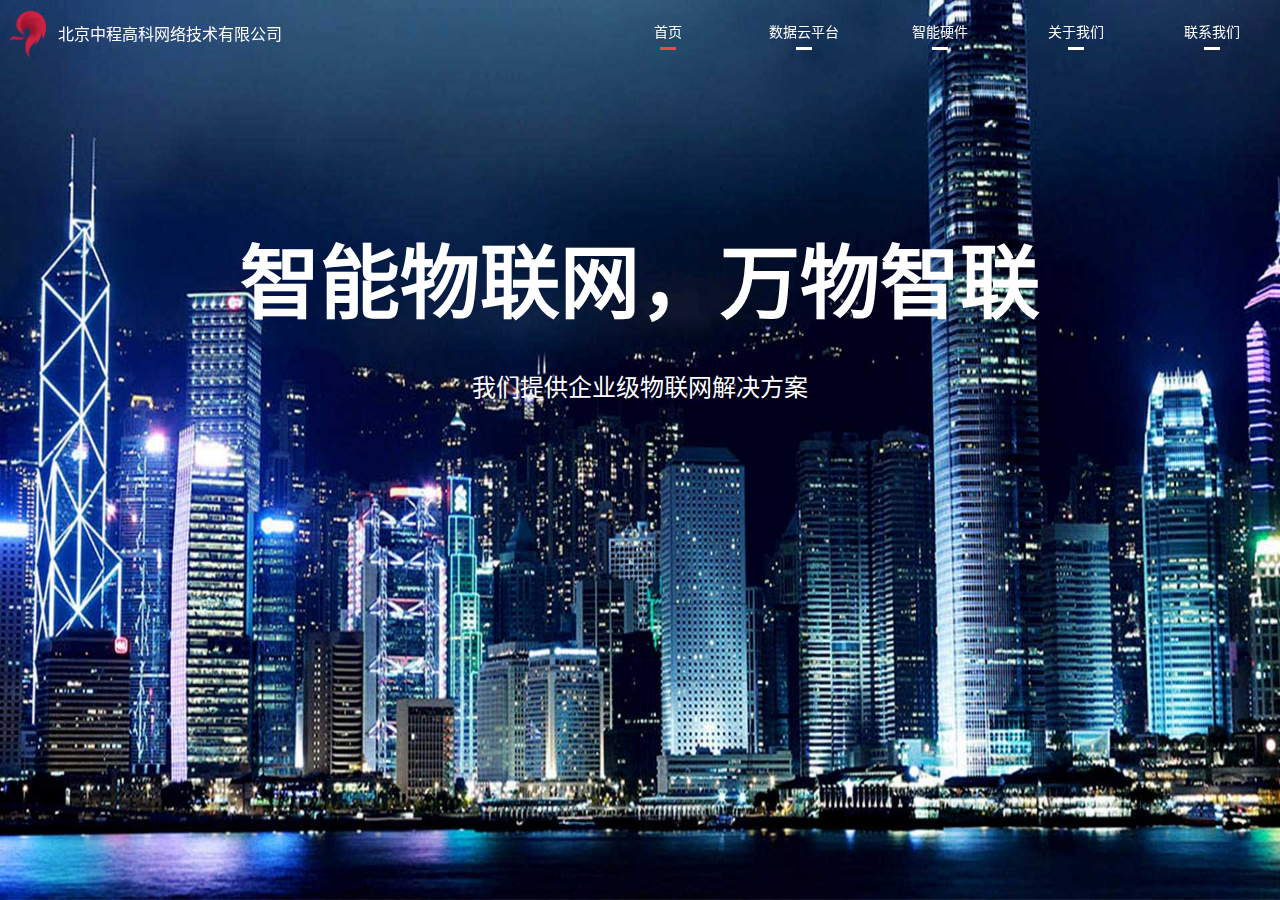
<file: index.html>
<!DOCTYPE html>
<html lang="zh-CN">

	<head>
		<meta charset="utf-8">
		<meta name="viewport" content="width=device-width,initial-scale=1.0,minimum-scale=1.0,maximum-scale=1.0,user-scalable=no,minimal-ui" />
		<meta name="format-detection" content="email=no" />
		<meta name="format-detection" content="address=no" />
		<meta name="format-detection" content="telephone=no" />
		<link rel="shortcut icon" href="favicon.ico" type="image/x-icon" />
		<title>中程高科</title>
		<link rel="stylesheet" href="css/common.css" />
		<link rel="stylesheet" href="css/index.css" />
		<link rel="stylesheet" href="css/animate.css" />
		<link rel="stylesheet" href="css/animations.css" />
		<link rel="stylesheet" href="css/bootstrap.min.css" />
	</head>
	<script type="text/javascript" src="http://api.map.baidu.com/api?v=2.0&ak=XQ5vRinj2Sde9RlT29EoQmR4hxStTkXP"></script>

	<body>
		<nav>
			<div class="logo">
				<span></span>
				<p>北京中程高科网络技术有限公司</p>
				<p>中程高科</p>
			</div>
			<ul>
				<li class="active">首页</li>
				<li>数据云平台
					<!--<a href="./detail/dataProduct.html">数据云平台</a>-->
				</li>
				<li>智能硬件
					<!--<a href="./hardware/hardlist.html?tag=3">智能硬件</a>-->
				</li>
				<li>关于我们</li>
				<li>联系我们</li>
			</ul>
		</nav>
		<div id="wrap" data-PageSwitch>
			<div id="sections">
				<section class="section0">
					<article>
						<h1 class="title active-title">智能物联网，万物智联</h1>
						<p class="title active-title">我们提供企业级物联网解决方案</p>
					</article>
				</section>
				<section class="section1">
					<div class="content pt-page-moveFromBottom4" id="contact">
						<div class="col col-1">
							<img class="bg" srcBack="img/sec1-1.jpg"/>
							<div class="mask"></div>
							<h3>交通</h3>
							<div class="list-bg"></div>
							<div class="box" to="detail/dataProduct.html">
								<div class="con">
									<h1>交通></h1>
									<span></span>
									<h2></h2>
									<p>全面、精准的企业级物联网解决方案</p>
								</div>
							</div>
						</div>
						<div class="col col-3">
							<img class="bg" srcBack="img/sec1-3.jpg"/>
							<div class="mask"></div>
							<h3>农业</h3>
							<div class="list-bg"></div>
							<div class="box" to="detail/detailNong.html">
								<div class="con">
									<h1>农业></h1>
									<span></span>
									<h2></h2>
									<p>全面、精准的企业级物联网解决方案</p>
								</div>
							</div>
						</div>
						<div class="col col-4">
							<img class="bg" srcBack="img/sec1-4.jpg"/>
							<div class="mask"></div>
							<h3>医疗</h3>
							<div class="list-bg"></div>
							<div class="box" to="detail/detailLiao.html">
								<div class="con">
									<h1>医疗></h1>
									<span></span>
									<h2></h2>
									<p>全面、精准的企业级物联网解决方案</p>
								</div>
							</div>
						</div>
						<div class="col col-5">
							<img class="bg" srcBack="img/sec1-5.jpg"/>
							<div class="mask"></div>
							<h3>物流</h3>
							<div class="list-bg"></div>
							<div class="box" to="detail/detailWu.html">
								<div class="con">
									<h1>物流></h1>
									<span></span>
									<h2></h2>
									<p>全面、精准的企业级物联网解决方案</p>
								</div>
							</div>
						</div>
					</div>
				</section>
				<section class="section2">
					<ul>
						<li class="sec-img">
							<img srcBack="img/sec2-1.jpg" />
							<span tag='3'>
								<h3>全息虚拟成像></h3>
								<p>将三维影像浮空投影，可结合实物，实现影像与实物的结合</p>
							</span>
						</li>
						<li>
							<span tag='4'>
								<h3>虚拟翻书></h3>
								<p>书形展台，互动触屏，用虚拟投影技术结合传统翻书形式呈现</p>
							</span>
						</li>
						<li>
							<span tag='7'>
								<h3>虚拟现实></h3>
								<p>利用计算机生成一种模拟环境是一种多源信息融合的交互式的三维动态视景和实体行为的系统仿真使用户沉浸到该环境中</p>
							</span>
						</li>
						<li class="sec-img">
							<img srcBack="img/sec2-4.jpg" />
							<span tag='8'>
								<h3>互动桌面></h3>
								<p>多点触摸技术，人机交互，镶嵌式结构，一体化成型</p>
							</span>

						</li>
					</ul>
					<ul>
						<li class="sec-img">
							<img srcBack="img/sec2-5.jpg" />
							<span tag='5'>
								<h3>360°全息系统></h3>
								<p>分光镜成像原理，对产品实拍构建三维模型特殊处理，将拍摄的产品影响或产品三维模型影响叠加进真实场景中</p>
							</span>
						</li>
						<li>
							<span tag='6'>
								<h3>AR增强现实></h3>
								<p>多媒体、三维动画、多传感器融合、实时跟踪场景融合等新技术与新手段综合利用</p>
							</span>
						</li>
						<li>
							<span tag='9'>
								<h3>三维虚拟漫游></h3>
								<p>三维动画、虚拟现实、大屏幕显示、人机交互等先进技术，通过操作杆在三维模型场景中自主式漫游</p>
							</span>
						</li>
						<li class="sec-img">
							<img srcBack="img/sec2-8.jpg" />
							<span tag='10'>
								<h3>体感互动></h3>
								<p>通过硬件互动设备、体感互动系统软件以及三维数字内容，来感应站在窗口前的观看者，当观看者的动作发生变化时，窗口显示的画面同时发生变化</p>
							</span>
						</li>
					</ul>
				</section>
				<section class="section3">
					<div>
						<article>
							<header>公司介绍</header>
							<section>北京中程高科网络技术有限公司是城市级移动物联网生态平台公司，领跑于以物联网为技术基础的“智慧城市"新赛道，为“未来"系列多场景生活、办公和城市管理提供解决方案。目前，中程高科凭借智能硬件、云服务和移动应用的技术核心，重点发展三大业务单元：ABAS 超级楼控，智慧城市、智慧通行解决方案；同时，成立中程高科金融板块，全方位支持各业务板块。</section>
						</article>
						<article>
							<header>公司服务</header>
							<section>
								<img src="img/sec3-2.png" />
							</section>
						</article>
						<article>
							<header>公司优势</header>
							<section>
								<img src="img/sec3-3.png" />
							</section>
						</article>
					</div>
				</section>
				<section class="section4">
					<div>
						<div id="bdmap"></div>
						<p>电话：010-86124579<br>地址：北京东四环中路41号嘉泰国际大厦<br> 邮编：100025</p>
						<span>© 2017 北京中程高科网络技术有限公司.版权所有</span>
					</div>
				</section>
			</div>
		</div>
		<!--<span id="down"></span>-->
		<script type="text/javascript" src="js/lib/jquery-2.1.0.js"></script>
		<script type="text/javascript" src="js/lib/pageSwitch.js"></script>
		<script type="text/javascript">
			if(isIE()) {
				//			window.location = 'IE.html'
				document.body.innerHTML = "";
				document.write('<h3>您的浏览器有兼容性问题，推荐使用谷歌浏览器或者切换至极速模式。。。</h3>')
			} else {
				var a = new pageSwitch('sections', {
					duration: 600,
					start: 0,
					direction: 1,
					loop: false,
					ease: 'ease-in',
					transition: 'scroll',
					mouse: true,
					mousewheel: true,
					arrowkey: true
				})
				var changeFlag = false;
				a.on('after', function(index, from) {
					if(index == 0 || index == 3) {
						$('#down').fadeIn()
					} else {
						$('#down').fadeOut()
					}
				})
				a.on('before', function(from, to) {
					$('.section' + from + ' .title').removeClass('active-title').addClass('leave-title');
					$('.section' + to + ' .title').removeClass('leave-title').addClass('active-title');
					if(from == 0) {
						$('nav').removeClass('nav-leave').addClass('nav-active');
					};
					if(to == 0) {
						$('nav').removeClass('nav-active').removeClass('nav-dark').addClass('nav-leave');
					} else {
						$('nav').addClass('nav-dark')
					};
					if(to != 0 && to != 3) {
						$('#down').fadeOut()
					};
					$('nav ul li').removeClass('active');
					$('nav ul li').eq(to).addClass('active');
					location.hash = 'tag=' + (to + 1);
					$('.section' + to + ' img').each(function(){
						if($(this).attr('src')==""||!$(this).attr('src')){
							$(this).attr('src',$(this).attr('srcback'))
						}
					})
				});
				$('nav ul li').on('click', function(e) {
					var t = $(this).index();
					a.slide(t)
				})
				if(location.hash != '' && location.hash) {
					var str = location.hash,
						n;
					n = str.charAt(str.length - 1);
					a.slide(n - 1);
					$('nav ul li').removeClass('active');
					$('nav ul li').eq(n - 1).addClass('active');
				}
				var map, loadCount = 1,
					point = new BMap.Point(116.495, 39.923);

				function initMap() {
					map = new BMap.Map("bdmap");
					map.centerAndZoom(point, 16);
					//添加地图类型控件
					map.addControl(new BMap.MapTypeControl({
						mapTypes: [
							BMAP_NORMAL_MAP,
							BMAP_HYBRID_MAP
						]
					}));
					var marker = new BMap.Marker(point); // 创建标注
					map.addOverlay(marker); // 将标注添加到地图中
					marker.setAnimation(BMAP_ANIMATION_BOUNCE); //跳动的动画
					map.setCurrentCity("北京"); // 设置地图显示的城市 此项是必须设置的
					map.enableScrollWheelZoom(true); //开启鼠标滚轮缩放  
					map.addEventListener("mouseover", function() {
						a.freeze(true)
					})
					map.addEventListener("mouseout", function() {
						a.freeze(false)
					})
				}
				initMap();
				map.addEventListener("resize", function() {
					map.setCenter(point);
				});
				$('.section1').on('click', '.box', function(e) {
					window.location.href = $(this).attr('to');
				});
				$('.section2 ul li span').on('click', function(e) {
					window.location.href = 'hardware/hardlist.html?tag=' + $(this).attr('tag');
				});
			}

			function isIE() { //ie?
				if(!!window.ActiveXObject || "ActiveXObject" in window)
					return true;
				else
					return false;
			}
		</script>
		<script type="text/javascript" src="js/main.js"></script>

		<!-- 统计 -->
		<!--<div style="display:none">
<script src="https://s5.cnzz.com/z_stat.php?id=1253231826&web_id=1253231826"></script>
<script src="https://hm.baidu.com/hm.js?3c310499b516b4df5e0d4d9c7be29f44"></script>
</div>-->

	</body>

</html>
</file>
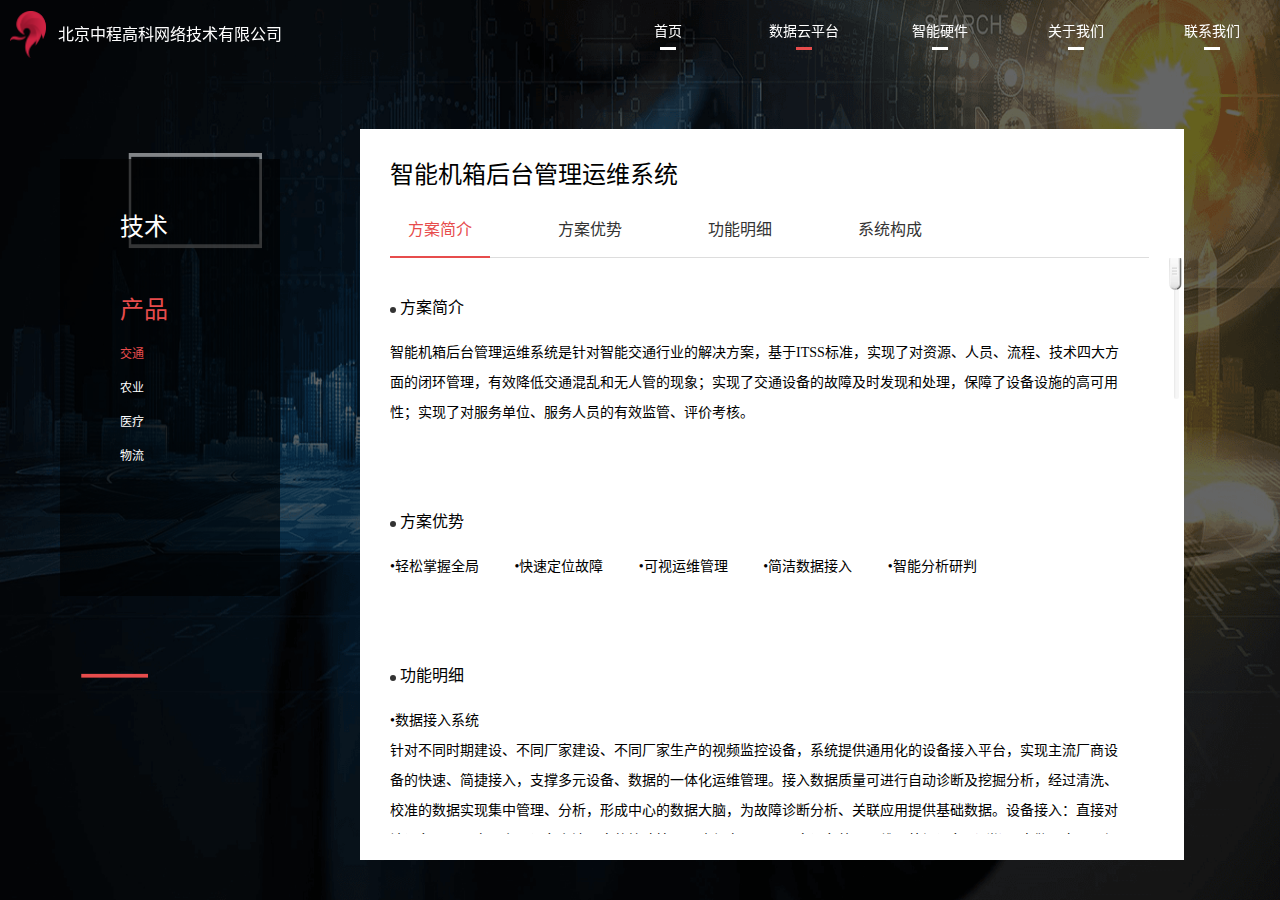
<file: detail/dataProduct.html>
<!DOCTYPE html>
<html lang="zh-CN">

	<head>
		<meta charset="utf-8">
		<meta name="viewport" content="width=device-width,initial-scale=1.0,minimum-scale=1.0,maximum-scale=1.0,user-scalable=no,minimal-ui" />
		<meta name="format-detection" content="email=no" />
		<meta name="format-detection" content="address=no" />
		<meta name="format-detection" content="telephone=no" />
		<link rel="shortcut icon" href="../favicon.ico" type="image/x-icon" />
		<title>中程高科</title>
		<link rel="stylesheet" href="../css/common.css" />
		<link rel="stylesheet" href="../css/detail.css" />
		<link rel="stylesheet" href="../css/jquery.mCustomScrollbar.min.css" />
		<script type="text/javascript" src="../js/lib/jquery-2.1.0.js"></script>
		<script src="../js/lib/jquery.mCustomScrollbar.concat.min.js"></script>
		<script src="../js/detail.js"></script>
	</head>

	<body>
		<nav>
			<div class="logo">
				<span></span>
				<p>北京中程高科网络技术有限公司</p>
				<p>中程高科</p>
			</div>
			<ul>
				<li><a href="../index.html">首页</a></li>
				<li class="active j_showNav" style="position: relative;">数据云平台
					<div class="smallPingNav" style="display: none;">
						<a href="./dataTec.html">技术</a>
						<a href="javascript:void(0)" class="active">产品</a>
					</div>
				</li>
				<li><a href="../index.html#tag=3">智能硬件</a></li>
				<li><a href="../index.html#tag=4">关于我们</a></li>
				<li><a href="../index.html#tag=5">联系我们</a></li>
			</ul>
		</nav>
		<!--Container Start-->
		<div class="detailCont clearx">
			<div class="left leftNav">
				<a href="./dataTec.html" class="bigNav">技术</a>
				<a href="javascript:void(0)" class="bigNav active" style="margin-bottom: 12px;">产品</a>
				<a href="javascript:void(0)" class="smallNav active">交通</a>
				<a href="./detailNong.html" class="smallNav">农业</a>
				<a href="./detailLiao.html" class="smallNav">医疗</a>
				<a href="./detailWu.html" class="smallNav">物流</a>
			</div>
			<div style="display: none;" class="smallPro clearx">
				<div class="left list list1">
					<a href="javascript:void(0)" class="cur">
						交通
					</a>
				</div>
				<div class="left list list2">
					<a href="./detailNong.html">
						农业
					</a>
				</div>
				<div class="left list list3">
					<a href="./detailLiao.html">
						医疗
					</a>
				</div>
				<div class="left list list4" style="margin: 0;">
					<a href="./detailWu.html">
						物流
					</a>
				</div>
			</div>
			<div class="rightCont">
				<div class="smallSet" style="position: absolute;left: 30px;top:26px;z-index: 999;width: 96%;background: #fff;">
					<p class="de_title">智能机箱后台管理运维系统</p>
					<div class="find_nav">
					    <div class="find_nav_left">
					        <div class="find_nav_list" style="left: 0px;">
					            <ul>
					                <li class="find_nav_cur"><a href="javascript:void(0)">方案简介</a></li>
					                <li class=""><a href="javascript:void(0)">方案优势</a></li>
					                <li class=""><a href="javascript:void(0)">功能明细</a></li>
					                <li><a href="javascript:void(0)">系统构成</a></li>
					                <li class="sideline" style="left: 0px; width: 99px; overflow: hidden;"></li>
					            </ul>
					        </div>
					    </div>
					</div>
				</div>
				<!--信息展示-->
				<div class="de_list">
					<ul>
						<li id="li1">
							<p>
								<em></em>
								<span>方案简介</span>
							</p>
							<p class="p_text">
								智能机箱后台管理运维系统是针对智能交通行业的解决方案，基于ITSS标准，实现了对资源、人员、流程、技术四大方面的闭环管理，有效降低交通混乱和无人管的现象；实现了交通设备的故障及时发现和处理，保障了设备设施的高可用性；实现了对服务单位、服务人员的有效监管、评价考核。
							</p>
						</li>
						<li id="li2">
							<p>
								<em></em>
								<span>方案优势</span>
							</p>
							<p class="p_text">
								<span>•轻松掌握全局</span>
								<span>•快速定位故障</span>
								<span>•可视运维管理</span>
								<span>•简洁数据接入</span>
								<span>•智能分析研判</span>
							</p>
						</li>
						<li id="li3">
							<p>
								<em></em>
								<span>功能明细</span>
							</p>
							<p class="p_text">
								<span>•数据接入系统</span><br/>
针对不同时期建设、不同厂家建设、不同厂家生产的视频监控设备，系统提供通用化的设备接入平台，实现主流厂商设备的快速、简捷接入，支撑多元设备、数据的一体化运维管理。接入数据质量可进行自动诊断及挖掘分析，经过清洗、校准的数据实现集中管理、分析，形成中心的数据大脑，为故障诊断分析、关联应用提供基础数据。设备接入：直接对该设备SDK，实现主要设备主流厂家的快速接入，确保实现不同厂家设备统一运维。外场设备（7类）：电警、卡口、视频监控、信号、车载机、检测器、诱导屏。内场设备（5类）：服务器、网络设备、中间件、数据库、动环系统。系统接入：对于第三方系统、数据库、数据文件通过可视化的配置界面，按照协议要求配置，即可实现快速接入，无需二次开发。数据质量分析：数据对接过程中，对于常见的数据源传输不稳定、数据不规范（超长、类型不符等）影响数据质量的因素进行自动分析，并可自动出具报表和自动邮件提醒，指导对接双方快速完善。<br/>
<span>•故障检测系统</span><br/>
“一平台”通过打造自动化的故障诊断平台，提高运维效率。利用自动和人工多种检测方式，实现设备设施故障的及时发现，提高设备的可用率。构建故障快速发现、及时响应机制，提高整体运维效果。故障发现准确率达到100%，设备降效达到90%以上。视频质量诊断：能够检测视频图像的信号缺失、清晰度异常、亮度异常、画面偏色、条纹干扰、雪花噪声、视频冻结、异物遮挡等10余种故障。设备在线诊断：基于设备链路关系，对设备的在线情况进行实时诊断并记录，形成24小时设备在线明细及在线率分析报表，实现对设备在线情况的有效监管。设备自检故障二次分析：制定统一的设备状态接口规范，要求各设备厂家和第三方系统（包括网管软件和动力环境监控系统）按照规范定制开发，实现和第三方设备或系统的快速对接，对设备状态进行实时监管，并对接入设备进行状态、运行参数、心跳频率等进行二次分析，发现状态改变立即上报到运维云平台。运维平台接收各设备上报的消息，判定设备状态，并对终止心跳的设备立即报障。由运维服务人员进行排查、派工、维修和反馈，实现业务处理流程的闭合。数据预警：数据预警是以结果为导向的故障检测手段，对于违法、过车、流量业务数据按设备、方向、车道自定义设定阈值，基于大数据分析技术对历史数据和实时数据进行综合分析，实现数据预警。<br/>
<span>•管理运维系统</span><br/>
“一站式运维”是建设专业化的管理运维平台，通过流程化的管理实现运维各环节的数据采集和严格管控：全闭环的流程，有效保障维修过程的效率和效果。故障信息实现过程化闭环维修管理，一旦纳入维修过程，由系统自动监管维修进程，确保维修的效率和效果，并对维修费用有效管控和审计，真正实现一站式运维管控，设备完好率较行业水平70%提升至少20个百分点。<br/>
<span>•分析研判系统</span><br/>
通过对服务效果、服务质量、人员绩效、产品质量的多维度进行分析，实现对运维管理综合分析评价，建立起多维度、多视角的评价体系，提升运维服务综合管理水平，为服务绩效考核、持续改善提供客观的依据。数据指标是多层展示的，既有当前看到的核心指标，又能进一步细化钻取更详细的细分指标，还可以分项目、分区域进行横向指标对比分析、展示。评价指标也可以根据管理需要进行定制展示。经过提炼。抽象的数据指标，既可以直观展示当前系统的运维状态，又便于管理者快速实时掌控，真正做到对系统“一览无余”，轻松掌控全局。
							</p>
						</li>
						<li id="li4">
							<p>
								<em></em>
								<span>系统构成</span>
							</p>
							<p class="p_text">
								<img src="../img/de_jiaot.png" alt="">
							</p>
						</li>
					</ul>
				</div>
			</div>
		</div>
		<!--Container End-->
	</body>

</html>
<script type='text/javascript'>
    (function($){
        $(window).load(function(){
            $(".de_list").mCustomScrollbar({theme:"rounded-dots"});
        });
    })(jQuery);
    $(".find_nav_list li").click(function(){
    	var index = $(this).index();
    	var ss = $(".de_list ul li").eq(index).position().top;
    	$('.mCSB_container').animate({
    		top:-ss
    	})
    });
    $(function(){
    	var flag = true;
    	$('.j_showNav').click(function(){
    		var clientWidth = document.documentElement.clientWidth;
    		if(clientWidth<1201){
	    		if(flag){
	    			flag = false;
	    			$('.smallPingNav').slideDown()
	    		}else{
	    			flag = true;
	    			$('.smallPingNav').slideUp()
	    		}
    		}
    	});
    })
</script>
</file>
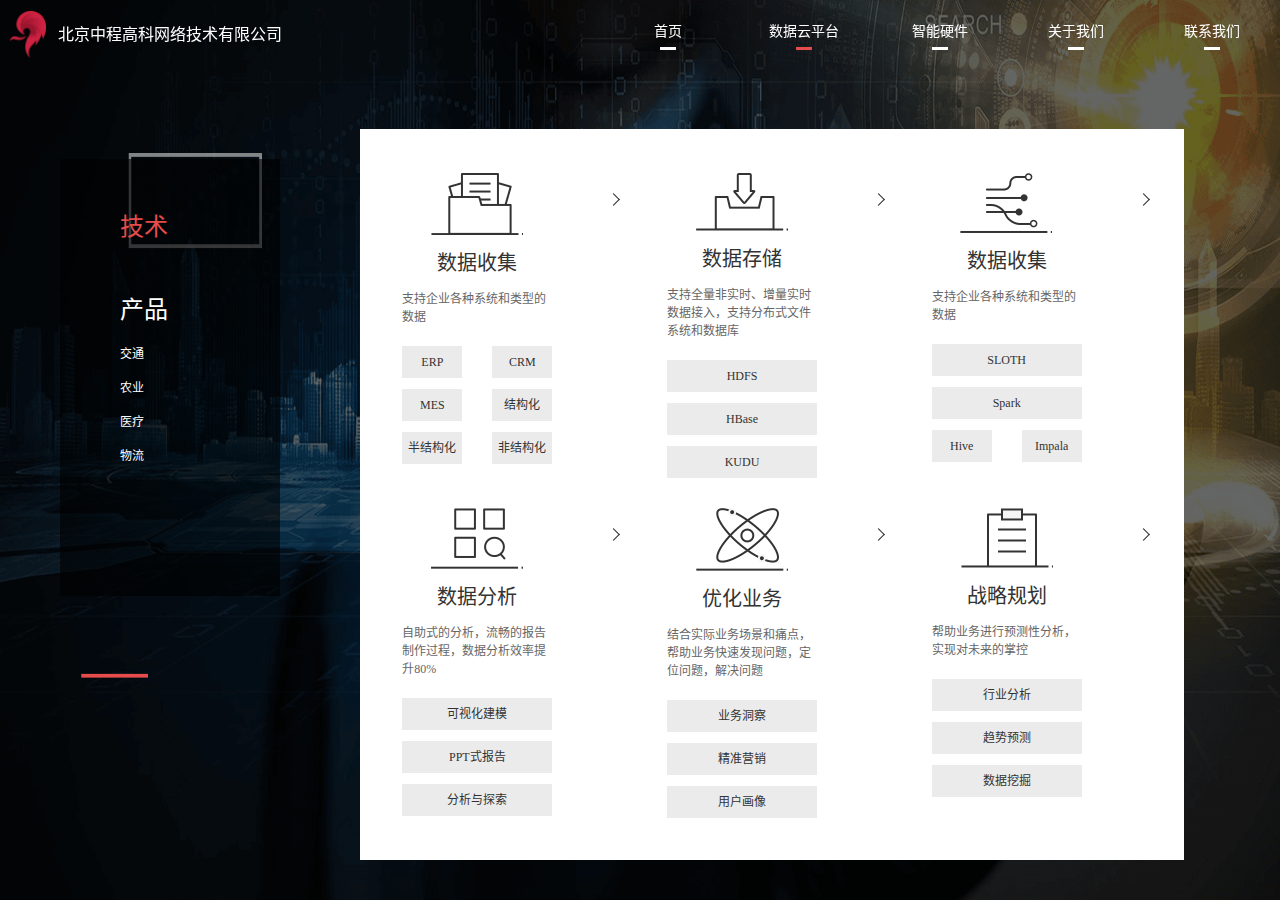
<file: detail/dataTec.html>
<!DOCTYPE html>
<html lang="zh-CN">

	<head>
		<meta charset="utf-8">
		<meta name="viewport" content="width=device-width,initial-scale=1.0,minimum-scale=1.0,maximum-scale=1.0,user-scalable=no,minimal-ui" />
		<meta name="format-detection" content="email=no" />
		<meta name="format-detection" content="address=no" />
		<meta name="format-detection" content="telephone=no" />
		<link rel="shortcut icon" href="../favicon.ico" type="image/x-icon" />
		<title>中程高科</title>
		<link rel="stylesheet" href="../css/common.css" />
		<link rel="stylesheet" href="../css/detail.css" />
		<link rel="stylesheet" href="../css/jquery.mCustomScrollbar.min.css" />
		<script type="text/javascript" src="../js/lib/jquery-2.1.0.js"></script>
		<script src="../js/lib/jquery.mCustomScrollbar.concat.min.js"></script>
	</head>

	<body>
		<nav>
			<div class="logo">
				<span></span>
				<p>北京中程高科网络技术有限公司</p>
				<p>中程高科</p>
			</div>
			<ul>
				<li><a href="../index.html">首页</a></li>
				<li class="active j_showNav" style="position: relative;">数据云平台
					<div class="smallPingNav" style="display: none;">
						<a href="javascript:void(0)" class="active">技术</a>
						<a href="./dataProduct.html">产品</a>
					</div>
				</li>
				<li><a href="../index.html#tag=3">智能硬件</a></li>
				<li><a href="../index.html#tag=4">关于我们</a></li>
				<li><a href="../index.html#tag=5">联系我们</a></li>
			</ul>
		</nav>
		<!--Container Start-->
		<div class="detailCont clearx">
			<div class="left leftNav">
				<a href="./dataTec.html" class="bigNav active">技术</a>
				<a href="./dataProduct.html" class="bigNav" style="margin-bottom: 12px;">产品</a>
				<a href="./dataProduct.html" class="smallNav">交通</a>
				<a href="./detailNong.html" class="smallNav">农业</a>
				<a href="./detailLiao.html" class="smallNav">医疗</a>
				<a href="./detailWu.html" class="smallNav">物流</a>
			</div>
			<div class="rightCont">
				<div class="box">
				 	 <div class="row">
					    <div class="rowChil">
							<div class="rowChilCont">
								<em></em>
								<img src="../img/ji-1.png" alt="">
								<p class="ptitle">数据收集</p>
								<p class="p1">支持企业各种系统和类型的数据</p>
								<div class="list">
									<p class=" half">ERP</p>
									<p class=" half">CRM</p>
									<p class=" half">MES</p>
									<p class=" half">结构化</p>
									<p class=" half">半结构化</p>
									<p class=" half">非结构化</p>
								</div>
							</div>
					    </div>
					    <div class="rowChil">
							<div class="rowChilCont">
								<em></em>
								<img src="../img/ji-2.png" alt="">
								<p class="ptitle">数据存储</p>
								<p class="p1">支持全量非实时、增量实时数据接入，支持分布式文件系统和数据库</p>
								<div class="list">
									<p class="">HDFS</p>
									<p class="">HBase</p>
									<p class="">KUDU</p>
								</div>
							</div>
					    </div>
					    <div class="rowChil rowChilTe">
							<div class="rowChilCont">
								<em></em>
								<img src="../img/ji-3.png" alt="">
								<p class="ptitle">数据收集</p>
								<p class="p1">支持企业各种系统和类型的数据</p>
								<div class="list">
									<p class="">SLOTH</p>
									<p class="">Spark</p>
									<p class=" half">Hive</p>
									<p class=" half">Impala</p>
								</div>
							</div>
					    </div>
					  </div>
					  <div class="row rowte">
					  	<div class="rowChil rowChiltes" style="display: none;">
							<div class="rowChilCont">
								<em></em>
								<img src="../img/ji-3.png" alt="">
								<p class="ptitle">数据收集</p>
								<p class="p1">支持企业各种系统和类型的数据</p>
								<div class="list">
									<p class="">SLOTH</p>
									<p class="">Spark</p>
									<p class=" half">Hive</p>
									<p class=" half">Impala</p>
								</div>
							</div>
					    </div>
					   	<div class="rowChil">
							<div class="rowChilCont">
								<em></em>
								<img src="../img/ji-4.png" alt="">
								<p class="ptitle">数据分析</p>
								<p class="p1">自助式的分析，流畅的报告制作过程，数据分析效率提升80%</p>
								<div class="list">
									<p class="">可视化建模</p>
									<p class="">PPT式报告</p>
									<p class="">分析与探索</p>
								</div>
							</div>
					    </div>
					    <div class="rowChil">
							<div class="rowChilCont">
								<em></em>
								<img src="../img/ji-5.png" alt="">
								<p class="ptitle">优化业务</p>
								<p class="p1">结合实际业务场景和痛点，帮助业务快速发现问题，定位问题，解决问题</p>
								<div class="list">
									<p class="">业务洞察</p>
									<p class="">精准营销</p>
									<p class="">用户画像</p>
								</div>
							</div>
					    </div>
					    <div class="rowChil">
							<div class="rowChilCont">
								<em></em>
								<img src="../img/ji-6.png" alt="">
								<p class="ptitle">战略规划</p>
								<p class="p1">帮助业务进行预测性分析，实现对未来的掌控</p>
								<div class="list">
									<p class="">行业分析</p>
									<p class="">趋势预测</p>
									<p class="">数据挖掘</p>
								</div>
							</div>
					    </div>
					  </div>
				</div>
			</div>
		</div>
		<!--Container End-->
	</body>

</html>
<script type='text/javascript'>
    (function($){
        $(window).load(function(){
            $(".rightCont").mCustomScrollbar({theme:"rounded-dots"});
        });
    })(jQuery);
    $(function(){
    	var flag = true;
    	$('.j_showNav').click(function(){
    		var clientWidth = document.documentElement.clientWidth;
    		if(clientWidth<1201){
	    		if(flag){
	    			flag = false;
	    			$('.smallPingNav').slideDown()
	    		}else{
	    			flag = true;
	    			$('.smallPingNav').slideUp()
	    		}
    		}
    	});
    })
</script>
</file>
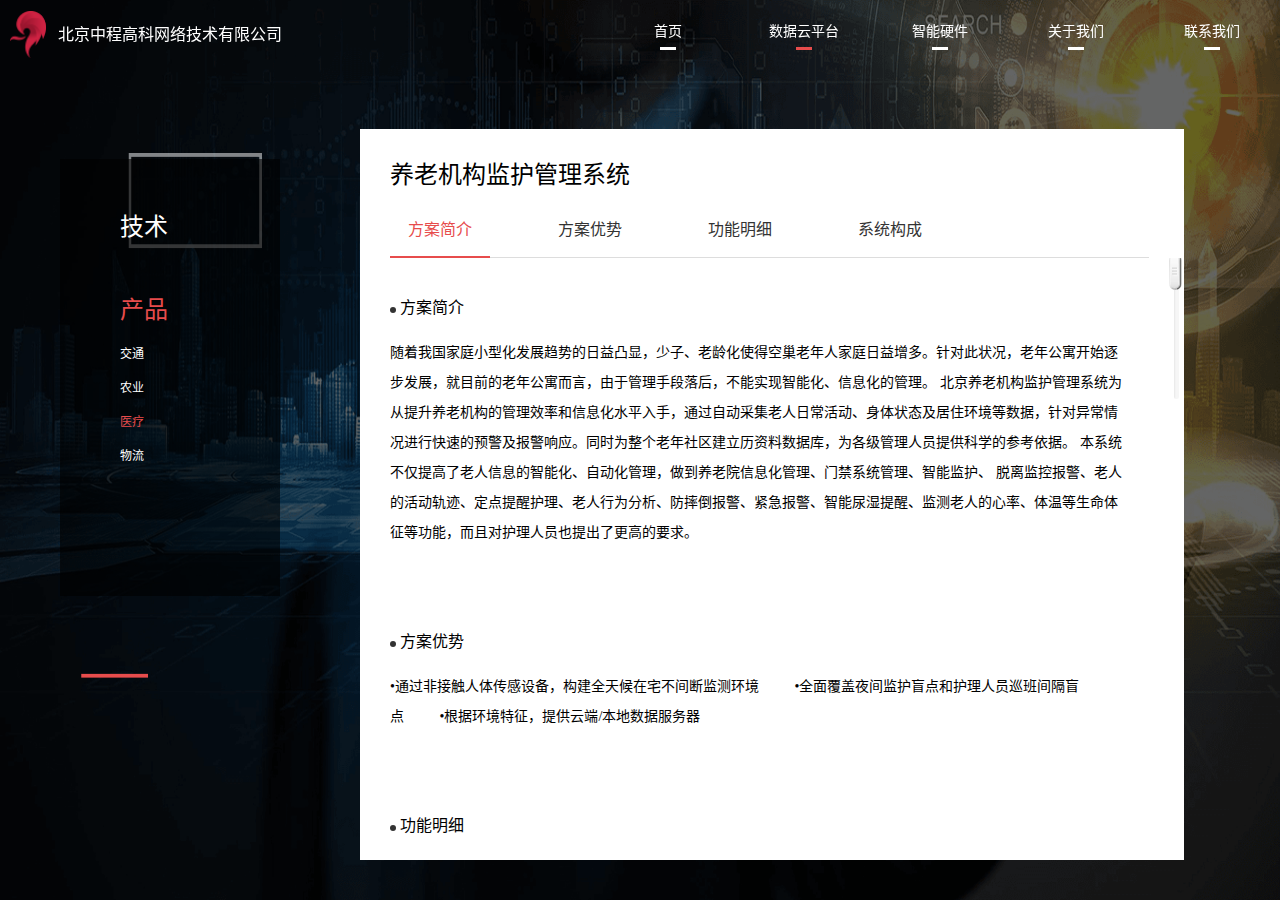
<file: detail/detailLiao.html>
<!DOCTYPE html>
<html lang="zh-CN">

	<head>
		<meta charset="utf-8">
		<meta name="viewport" content="width=device-width,initial-scale=1.0,minimum-scale=1.0,maximum-scale=1.0,user-scalable=no,minimal-ui" />
		<meta name="format-detection" content="email=no" />
		<meta name="format-detection" content="address=no" />
		<meta name="format-detection" content="telephone=no" />
		<link rel="shortcut icon" href="../favicon.ico" type="image/x-icon" />
		<title>中程高科</title>
		<link rel="stylesheet" href="../css/common.css" />
		<link rel="stylesheet" href="../css/detail.css" />
		<link rel="stylesheet" href="../css/jquery.mCustomScrollbar.min.css" />
		<script type="text/javascript" src="../js/lib/jquery-2.1.0.js"></script>
		<script src="../js/lib/jquery.mCustomScrollbar.concat.min.js"></script>
		<script src="../js/detail.js"></script>
	</head>

	<body>
		<nav>
			<div class="logo">
				<span></span>
				<p>北京中程高科网络技术有限公司</p>
				<p>中程高科</p>
			</div>
			<ul>
				<li><a href="../index.html">首页</a></li>
				<li class="active j_showNav" style="position: relative;">数据云平台
					<div class="smallPingNav" style="display: none;">
						<a href="./dataTec.html">技术</a>
						<a href="javascript:void(0)" class="active">产品</a>
					</div>
				</li>
				<li><a href="../index.html#tag=3">智能硬件</a></li>
				<li><a href="../index.html#tag=4">关于我们</a></li>
				<li><a href="../index.html#tag=5">联系我们</a></li>
			</ul>
		</nav>
		<!--Container Start-->
		<div class="detailCont clearx">
			<div class="left leftNav">
				<a href="./dataTec.html" class="bigNav">技术</a>
				<a href="./dataProduct.html" class="bigNav active" style="margin-bottom: 12px;">产品</a>
				<a href="./dataProduct.html" class="smallNav">交通</a>
				<a href="./detailNong.html" class="smallNav">农业</a>
				<a href="javascript:void(0)" class="smallNav active">医疗</a>
				<a href="./detailWu.html" class="smallNav">物流</a>
			</div>
			<div style="display: none;" class="smallPro clearx">
				<div class="left list list1">
					<a href="./dataProduct.html">
						交通
					</a>
				</div>
				<div class="left list list2">
					<a href="./detailNong.html">
						农业
					</a>
				</div>
				<div class="left list list3">
					<a href="javascript:void(0)" class="cur">
						医疗
					</a>
				</div>
				<div class="left list list4" style="margin: 0;">
					<a href="./detailWu.html">
						物流
					</a>
				</div>
			</div>
			<div class="rightCont">
				<div class="smallSet" style="position: absolute;left: 30px;top:26px;z-index: 999;width: 96%;background: #fff;">
					<p class="de_title">养老机构监护管理系统</p>
					<div class="find_nav">
					    <div class="find_nav_left">
					        <div class="find_nav_list" style="left: 0px;">
					            <ul>
					                <li class="find_nav_cur"><a href="javascript:void(0)">方案简介</a></li>
					                <li class=""><a href="javascript:void(0)">方案优势</a></li>
					                <li class=""><a href="javascript:void(0)">功能明细</a></li>
					                <li><a href="javascript:void(0)">系统构成</a></li>
					                <li class="sideline" style="left: 0px; width: 99px; overflow: hidden;"></li>
					            </ul>
					        </div>
					    </div>
					</div>
				</div>
				<!--信息展示-->
				<div class="de_list">
					<ul>
						<li id="li1">
							<p>
								<em></em>
								<span>方案简介</span>
							</p>
							<p class="p_text">
								随着我国家庭小型化发展趋势的日益凸显，少子、老龄化使得空巢老年人家庭日益增多。针对此状况，老年公寓开始逐步发展，就目前的老年公寓而言，由于管理手段落后，不能实现智能化、信息化的管理。  北京养老机构监护管理系统为从提升养老机构的管理效率和信息化水平入手，通过自动采集老人日常活动、身体状态及居住环境等数据，针对异常情况进行快速的预警及报警响应。同时为整个老年社区建立历资料数据库，为各级管理人员提供科学的参考依据。  本系统不仅提高了老人信息的智能化、自动化管理，做到养老院信息化管理、门禁系统管理、智能监护、 脱离监控报警、老人的活动轨迹、定点提醒护理、老人行为分析、防摔倒报警、紧急报警、智能尿湿提醒、监测老人的心率、体温等生命体征等功能，而且对护理人员也提出了更高的要求。
							</p>
						</li>
						<li id="li2">
							<p>
								<em></em>
								<span>方案优势</span>
							</p>
							<p class="p_text">
								<span>•通过非接触人体传感设备，构建全天候在宅不间断监测环境</span>
								<span>•全面覆盖夜间监护盲点和护理人员巡班间隔盲点</span>
								<span>•根据环境特征，提供云端/本地数据服务器</span>
							</p>
						</li>
						<li id="li3">
							<p>
								<em></em>
								<span>功能明细</span>
							</p>
							<p class="p_text">
								<span>•解放护理人员,随时随地关注老人状态</span><br/>
实时数据随时查看和及时提醒。解决日常及夜间巡房时未能及时发现老人身体异常的问题
如老人夜间体征数据异常，护理人员移动终端马上得到紧急通知，可以迅速采取救护措施。解决夜间无人看护时老人异常无法发现的问题<br/> 
<span>•多人员集中管理,提供睡眠及体征分析</span><br/> 
通过工作站管理平台可以随时查看每个房间住户指定日期的睡眠、呼吸、心率及其他健康信息
同时监护多间住房内老人的关键体征数据：呼吸、脉搏，一旦发生异常马上自动提醒
							</p>
						</li>
						<li id="li4">
							<p>
								<em></em>
								<span>系统构成</span>
							</p>
							<p class="p_text">
								·云端/本地数据分析服务器（视环境提供）        ·非接触人体体征传感器（床下及房间墙上安置）        ·手持移动终端            ·非接触传感器不间断发送老人体征数据到服务器        ·服务器将体征数据迅速分析处理
·养老机构工作站值班人员，通过PC端随时查看用户体征数据，接受系统报警        ·养老机构巡班人员，通过移动终端随时接收用户紧急通知，查看用户体征信息

<br />
								<img src="../img/de_3.png" alt="">
							</p>
						</li>
					</ul>
				</div>
			</div>
		</div>
		<!--Container End-->
	</body>

</html>
<script type='text/javascript'>
    (function($){
        $(window).load(function(){
            $(".de_list").mCustomScrollbar({theme:"rounded-dots"});
        });
    })(jQuery);
    $(".find_nav_list li").click(function(){
    	var index = $(this).index();
    	var ss = $(".de_list ul li").eq(index).position().top;
    	console.log(ss)
    	$('.mCSB_container').animate({
    		top:-ss
    	})
    });
    $(function(){
    	var flag = true;
    	$('.j_showNav').click(function(){
    		var clientWidth = document.documentElement.clientWidth;
    		if(clientWidth<1201){
	    		if(flag){
	    			flag = false;
	    			$('.smallPingNav').slideDown()
	    		}else{
	    			flag = true;
	    			$('.smallPingNav').slideUp()
	    		}
    		}
    	});
    })
</script>
</file>
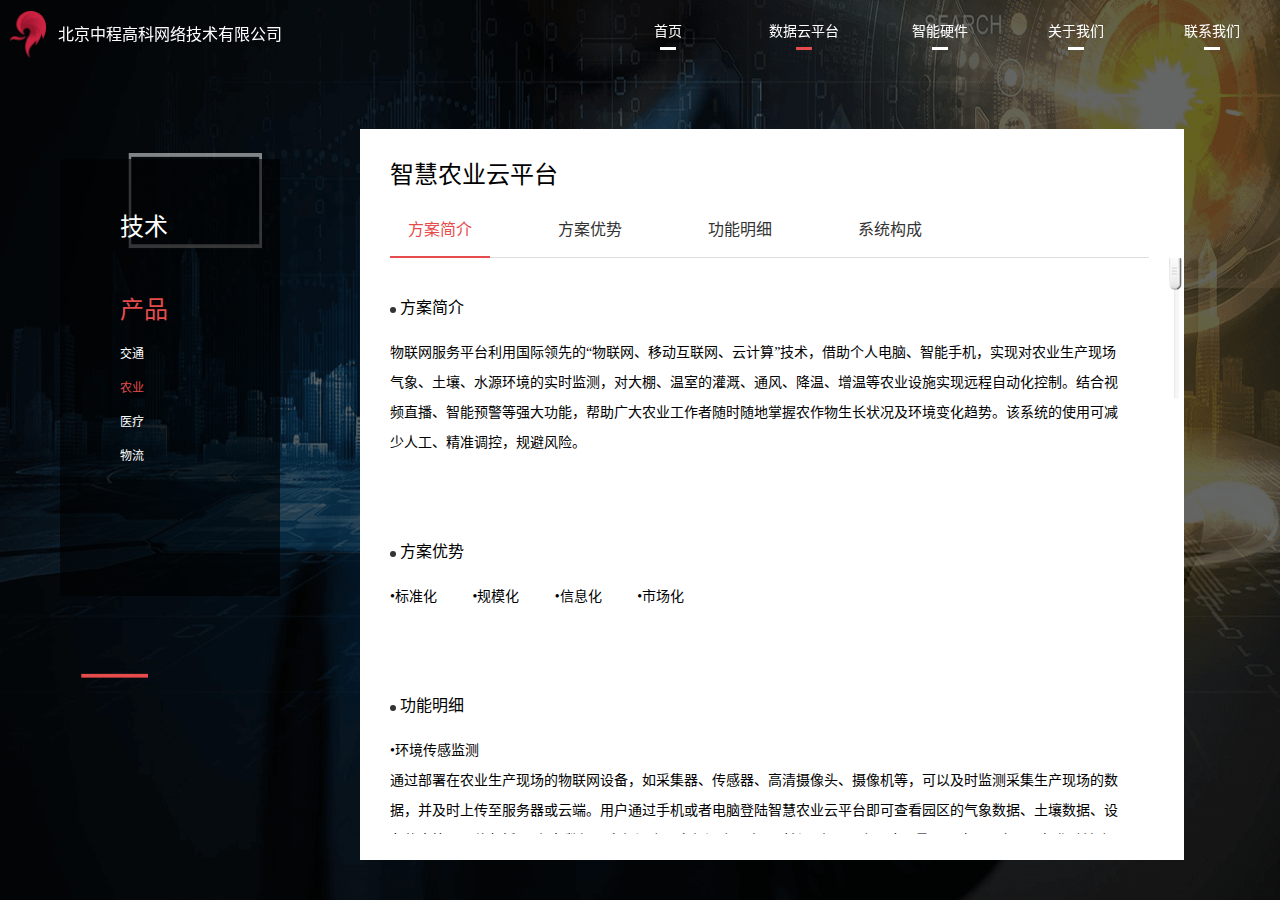
<file: detail/detailNong.html>
<!DOCTYPE html>
<html lang="zh-CN">

	<head>
		<meta charset="utf-8">
		<meta name="viewport" content="width=device-width,initial-scale=1.0,minimum-scale=1.0,maximum-scale=1.0,user-scalable=no,minimal-ui" />
		<meta name="format-detection" content="email=no" />
		<meta name="format-detection" content="address=no" />
		<meta name="format-detection" content="telephone=no" />
		<link rel="shortcut icon" href="../favicon.ico" type="image/x-icon" />
		<title>中程高科</title>
		<link rel="stylesheet" href="../css/common.css" />
		<link rel="stylesheet" href="../css/detail.css" />
		<link rel="stylesheet" href="../css/jquery.mCustomScrollbar.min.css" />
		<script type="text/javascript" src="../js/lib/jquery-2.1.0.js"></script>
		<script src="../js/lib/jquery.mCustomScrollbar.concat.min.js"></script>
		<script src="../js/detail.js"></script>
	</head>

	<body>
		<nav>
			<div class="logo">
				<span></span>
				<p>北京中程高科网络技术有限公司</p>
				<p>中程高科</p>
			</div>
			<ul>
				<li><a href="../index.html">首页</a></li>
				<li class="active j_showNav" style="position: relative;">数据云平台
					<div class="smallPingNav" style="display: none;">
						<a href="./dataTec.html">技术</a>
						<a href="javascript:void(0)" class="active">产品</a>
					</div>
				</li>
				<li><a href="../index.html#tag=3">智能硬件</a></li>
				<li><a href="../index.html#tag=4">关于我们</a></li>
				<li><a href="../index.html#tag=5">联系我们</a></li>
			</ul>
		</nav>
		<!--Container Start-->
		<div class="detailCont clearx">
			<div class="left leftNav">
				<a href="./dataTec.html" class="bigNav">技术</a>
				<a href="./dataProduct.html" class="bigNav active" style="margin-bottom: 12px;">产品</a>
				<a href="./dataProduct.html" class="smallNav">交通</a>
				<a href="javascript:void(0)" class="smallNav active">农业</a>
				<a href="./detailLiao.html" class="smallNav">医疗</a>
				<a href="./detailWu.html" class="smallNav">物流</a>
			</div>
			<div style="display: none;" class="smallPro clearx">
				<div class="left list list1">
					<a href="./dataProduct.html">
						交通
					</a>
				</div>
				<div class="left list list2">
					<a href="javascript:void(0)"  class="cur">
						农业
					</a>
				</div>
				<div class="left list list3">
					<a href="./detailLiao.html">
						医疗
					</a>
				</div>
				<div class="left list list4" style="margin: 0;">
					<a href="./detailWu.html">
						物流
					</a>
				</div>
			</div>
			<div class="rightCont">
				<div class="smallSet" style="position: absolute;left: 30px;top:26px;z-index: 999;width: 96%;background: #fff;">
					<p class="de_title">智慧农业云平台</p>
					<div class="find_nav">
					    <div class="find_nav_left">
					        <div class="find_nav_list" style="left: 0px;">
					            <ul>
					                <li class="find_nav_cur"><a href="javascript:void(0)">方案简介</a></li>
					                <li class=""><a href="javascript:void(0)">方案优势</a></li>
					                <li class=""><a href="javascript:void(0)">功能明细</a></li>
					                <li><a href="javascript:void(0)">系统构成</a></li>
					                <li class="sideline" style="left: 0px; width: 99px; overflow: hidden;"></li>
					            </ul>
					        </div>
					    </div>
					</div>
				</div>
				<!--信息展示-->
				<div class="de_list">
					<ul>
						<li id="li1">
							<p>
								<em></em>
								<span>方案简介</span>
							</p>
							<p class="p_text">
								物联网服务平台利用国际领先的“物联网、移动互联网、云计算”技术，借助个人电脑、智能手机，实现对农业生产现场气象、土壤、水源环境的实时监测，对大棚、温室的灌溉、通风、降温、增温等农业设施实现远程自动化控制。结合视频直播、智能预警等强大功能，帮助广大农业工作者随时随地掌握农作物生长状况及环境变化趋势。该系统的使用可减少人工、精准调控，规避风险。
							</p>
						</li>
						<li id="li2">
							<p>
								<em></em>
								<span>方案优势</span>
							</p>
							<p class="p_text">
								<span>•标准化</span>
								<span>•规模化</span>
								<span>•信息化</span>
								<span>•市场化</span>
							</p>
						</li>
						<li id="li3">
							<p>
								<em></em>
								<span>功能明细</span>
							</p>
							<p class="p_text">
								<span>•环境传感监测 </span><br/>
通过部署在农业生产现场的物联网设备，如采集器、传感器、高清摄像头、摄像机等，可以及时监测采集生产现场的数据，并及时上传至服务器或云端。用户通过手机或者电脑登陆智慧农业云平台即可查看园区的气象数据、土壤数据、设备状态等。具体包括： 
气象数据：空气温度、空气湿度、光照时长、光照强度、降雨量、风速、风向、二氧化碳浓度
土壤数据：土壤温度、土壤含水率、土壤pH值、土壤EC值
设备状态：水泵压力、水肥流量、设备运行记录 <br/> 
<span>•视频图像监控</span><br/> 
在种植现场安装360°视频监控设备以及高清摄像机，可实现对种植现场进行实时监控。用户只需要通过手机或者电脑就可以对作物情况进行远程查看。同时可进行视频录像，视频回放。 <br/> 
<span>•农业设施远程控制</span><br />
设定监控条件后，可实现定时计划控制，传感联动自动控制。无须人工参与，系统即可根据设定条件远程控制生产现场的设备，自动实现灌溉、排风、降温等作业。
							</p>
						</li>
						<li id="li4">
							<p>
								<em></em>
								<span>系统构成</span>
							</p>
							<p class="p_text">
								系统架构包括感知层、传输层、数据层、应用层、终端层 <br />
感知层：终端各类传感设备的数据智能采集、终端控制设备接收指令并智能控制设备<br />
传输层：基于3G、2G、WIFI网络的安全数据通道 数据层：基于SQL Server企业级分布式数据存储 <br />
应用层：包括监控中心、报表中心、任务管理中心、交流中心、溯源中心、流程中心等核心业务实现 <br />
客户端：智能手机及平板电脑客户端【IOS、Android】应用、电脑网页浏览及应用<br />
								<img src="../img/de_1.png" alt="">
							</p>
							<p class="p_text">
								为保证系统先进性、适应未来信息化发展及业务需求，系统设计遵循以下技术标准： <br />
以.NET Framework4.0为基础构建服务平台，服务平台支持微软公有云及私有云部署，以JSON数据格式传输，支持Socket、HTTP通讯协议，以JQuery构建Web前端，以Android和iOS构建移动应用终端。  <br />
支持10000个以上传感设备并发连接，每1秒一个心跳业务处理。<br />
支持中间层高性能分布式部署，支持多个Web前端站点，支持跨域访问。 <br />
支持Http及https协议数据访问。 <br />
支持服务接口令牌Token安全审计和校验。<br />
支持核心数据MD5加密。 <br />
								<img src="../img/de_2.png" alt="">
							</p>
						</li>
					</ul>
				</div>
			</div>
		</div>
		<!--Container End-->
	</body>

</html>
<script type='text/javascript'>
    (function($){
        $(window).load(function(){
            $(".de_list").mCustomScrollbar({theme:"rounded-dots"});
        });
    })(jQuery);
    $(".find_nav_list li").click(function(){
    	var index = $(this).index();
    	var ss = $(".de_list ul li").eq(index).position().top;
    	console.log(ss)
    	$('.mCSB_container').animate({
    		top:-ss
    	})
    });
    $(function(){
    	var flag = true;
    	$('.j_showNav').click(function(){
    		var clientWidth = document.documentElement.clientWidth;
    		if(clientWidth<1201){
	    		if(flag){
	    			flag = false;
	    			$('.smallPingNav').slideDown()
	    		}else{
	    			flag = true;
	    			$('.smallPingNav').slideUp()
	    		}
    		}
    	});
    })
</script>
</file>
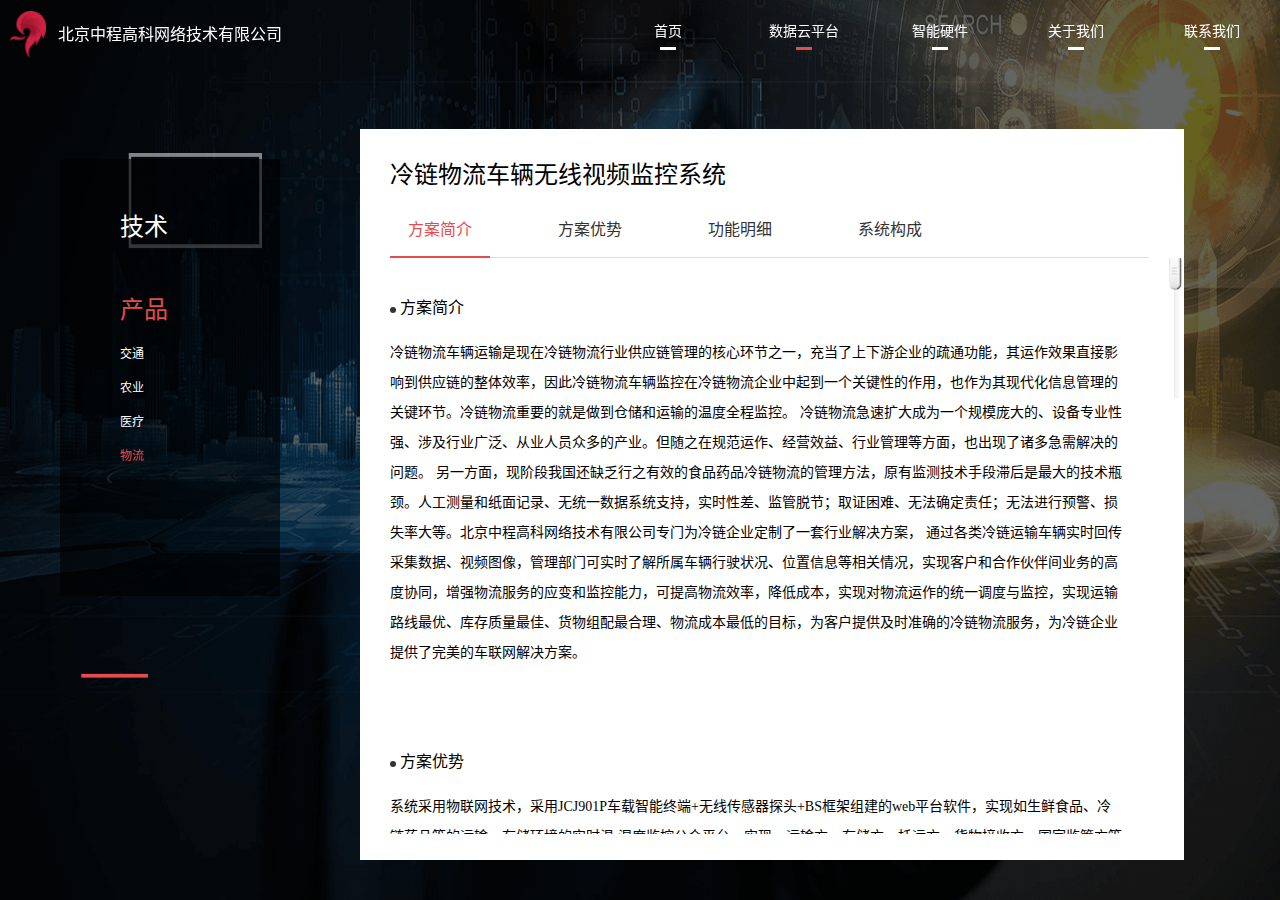
<file: detail/detailWu.html>
<!DOCTYPE html>
<html lang="zh-CN">

	<head>
		<meta charset="utf-8">
		<meta name="viewport" content="width=device-width,initial-scale=1.0,minimum-scale=1.0,maximum-scale=1.0,user-scalable=no,minimal-ui" />
		<meta name="format-detection" content="email=no" />
		<meta name="format-detection" content="address=no" />
		<meta name="format-detection" content="telephone=no" />
		<link rel="shortcut icon" href="../favicon.ico" type="image/x-icon" />
		<title>中程高科</title>
		<link rel="stylesheet" href="../css/common.css" />
		<link rel="stylesheet" href="../css/detail.css" />
		<link rel="stylesheet" href="../css/jquery.mCustomScrollbar.min.css" />
		<script type="text/javascript" src="../js/lib/jquery-2.1.0.js"></script>
		<script src="../js/lib/jquery.mCustomScrollbar.concat.min.js"></script>
		<script src="../js/detail.js"></script>
	</head>

	<body>
		<nav>
			<div class="logo">
				<span></span>
				<p>北京中程高科网络技术有限公司</p>
				<p>中程高科</p>
			</div>
			<ul>
				<li><a href="../index.html">首页</a></li>
				<li class="active j_showNav" style="position: relative;">数据云平台
					<div class="smallPingNav" style="display: none;">
						<a href="./dataTec.html">技术</a>
						<a href="javascript:void(0)" class="active">产品</a>
					</div>
				</li>
				<li><a href="../index.html#tag=3">智能硬件</a></li>
				<li><a href="../index.html#tag=4">关于我们</a></li>
				<li><a href="../index.html#tag=5">联系我们</a></li>
			</ul>
		</nav>
		<!--Container Start-->
		<div class="detailCont clearx">
			<div class="left leftNav">
				<a href="./dataTec.html" class="bigNav">技术</a>
				<a href="./dataProduct.html" class="bigNav active" style="margin-bottom: 12px;">产品</a>
				<a href="./dataProduct.html" class="smallNav">交通</a>
				<a href="./detailNong.html" class="smallNav">农业</a>
				<a href="./detailLiao.html" class="smallNav">医疗</a>
				<a href="javascript:void(0)" class="smallNav active">物流</a>
			</div>
			<div style="display: none;" class="smallPro clearx">
				<div class="left list list1">
					<a href="./dataProduct.html">
						交通
					</a>
				</div>
				<div class="left list list2">
					<a href="./detailNong.html">
						农业
					</a>
				</div>
				<div class="left list list3">
					<a href="./detailLiao.html">
						医疗
					</a>
				</div>
				<div class="left list list4" style="margin: 0;" >
					<a href="javascript:void(0)" class="cur">
						物流
					</a>
				</div>
			</div>
			<div class="rightCont">
				<div class="smallSet" style="position: absolute;left: 30px;top:26px;z-index: 999;width: 96%;background: #fff;">
					<p class="de_title">冷链物流车辆无线视频监控系统</p>
					<div class="find_nav">
					    <div class="find_nav_left">
					        <div class="find_nav_list" style="left: 0px;">
					            <ul>
					                <li class="find_nav_cur"><a href="javascript:void(0)">方案简介</a></li>
					                <li class=""><a href="javascript:void(0)">方案优势</a></li>
					                <li class=""><a href="javascript:void(0)">功能明细</a></li>
					                <li><a href="javascript:void(0)">系统构成</a></li>
					                <li class="sideline" style="left: 0px; width: 99px; overflow: hidden;"></li>
					            </ul>
					        </div>
					    </div>
					</div>
				</div>
				<!--信息展示-->
				<div class="de_list">
					<ul>
						<li id="li1">
							<p>
								<em></em>
								<span>方案简介</span>
							</p>
							<p class="p_text">
								冷链物流车辆运输是现在冷链物流行业供应链管理的核心环节之一，充当了上下游企业的疏通功能，其运作效果直接影响到供应链的整体效率，因此冷链物流车辆监控在冷链物流企业中起到一个关键性的作用，也作为其现代化信息管理的关键环节。冷链物流重要的就是做到仓储和运输的温度全程监控。
冷链物流急速扩大成为一个规模庞大的、设备专业性强、涉及行业广泛、从业人员众多的产业。但随之在规范运作、经营效益、行业管理等方面，也出现了诸多急需解决的问题。 另一方面，现阶段我国还缺乏行之有效的食品药品冷链物流的管理方法，原有监测技术手段滞后是最大的技术瓶颈。人工测量和纸面记录、无统一数据系统支持，实时性差、监管脱节；取证困难、无法确定责任；无法进行预警、损失率大等。北京中程高科网络技术有限公司专门为冷链企业定制了一套行业解决方案， 通过各类冷链运输车辆实时回传采集数据、视频图像，管理部门可实时了解所属车辆行驶状况、位置信息等相关情况，实现客户和合作伙伴间业务的高度协同，增强物流服务的应变和监控能力，可提高物流效率，降低成本，实现对物流运作的统一调度与监控，实现运输路线最优、库存质量最佳、货物组配最合理、物流成本最低的目标，为客户提供及时准确的冷链物流服务，为冷链企业提供了完美的车联网解决方案。
							</p>
						</li>
						<li id="li2">
							<p>
								<em></em>
								<span>方案优势</span>
							</p>
							<p class="p_text">
								系统采用物联网技术，采用JCJ901P车载智能终端+无线传感器探头+BS框架组建的web平台软件，实现如生鲜食品、冷链药品等的运输、存储环境的实时温 湿度监控公众平台。实现，运输方、存储方、托运方、货物接收方、国家监管方等多方同步查看权限内的整个冷链环节的温湿度数据及监测对象、冷链车具体地理位置。
							</p>
						</li>
						<li id="li3">
							<p>
								<em></em>
								<span>功能明细</span>
							</p>
							<p class="p_text">
								<span>•全面，而完整的方案设计</span><br/>
本方案的设计将按照全面完整的原则进行，除了包括硬件监控设备，和软件实时视频监控外，还特别注重了车辆的特殊性，将冷链物流车的温度置于重要的监控内容，这点是区别于统一的视频监控方案，做到更加细致，复合行业需求。<br/>  
<span>•以客户为中心，为客户解决实际问题</span><br/>
冷链车辆物流车载监控系统跟目前应用较广泛使用的GPS系统相比，车载监控系统不仅能跟踪记录车辆的地理位置，还能对货车的运行状况和驾驶员的工作进行全过程监控和录像，防止司机违规操作，在发生货物丢失或者油料盗窃时作为区分责任的有力证据，监督驾驶员在树立公司良好形象同时维护公司和客户的利益。借助3G无线监控系统，管理人员能够通过网络实时了解货车运行的地理位置、运行状态，保证车辆与货物的安全可控性，提升物流企业的竞争力，通过紧急报警按钮，驾驶员在遇到突发事件能够在第一时间与警方联系，根据货车的运行情况迅速有效的布置警力，力图避免重大事件发生。<br/> 
<span>•整体规划</span><br/>
冷链物流车辆无线视频监控系统为企业提供了运营级的整体服务解决方案，不管企业有多复杂的分级企业或分部，都可以系统梳理，让系统来同意管理。<br/> 
<span>•开放性和标准化</span><br/> 
由于物流系统的使用不仅仅局限在公司内部， 往往需要和供应链伙伴，包括客户，分供方进行信息共享，物流各个环节之间也需要密切的信息交流管道。所以物流系统产品需要在结构上真正实现开放，支持国际开放式标准，满足客户二次开发的要求。<br/> 
<span>•灵活的高可扩展性</span><br/>
产品的选择，系统设计和开发需要兼顾现有需求和系统扩展能力，在客户需求发生改变的时候，能够进行灵活的扩充和调整，满足未来的应用要求。<br/>  
<span>•安全可靠性</span><br/>
提供强大的管理机制和控制手段，确保系统和信息的安全。
							</p>
						</li>
						<li id="li4">
							<p>
								<em></em>
								<span>系统构成</span>
							</p>
							<p class="p_text" style="width: 100%;">
								系统集成了卫星定位，地理信息系统，3G网络通信，视频处理等多项时代先进技术，主要由三部分组成，即车载DVR终端，温度传感器、中心服务器和监控中心CMS平台。即车载DVR负责本地的录像存储，通过3G网络连接中心服务器，将视频数据，GPS定位信息，车厢温度、报警信息，车辆行驶记录等汇报服务器，服务器则将信息进行分类整理，通过对车辆状况的实时处理，并下发对车辆的调度指令，实现CMS平台对车载主机的远程管理与信息的综合交互。<br />
								<img src="../img/de_4.png" style="display: block;margin:0 auto;" alt="">
							</p>
						</li>
					</ul>
				</div>
			</div>
		</div>
		<!--Container End-->
	</body>

</html>
<script type='text/javascript'>
    (function($){
        $(window).load(function(){
            $(".de_list").mCustomScrollbar({theme:"rounded-dots"});
        });
    })(jQuery);
    $(".find_nav_list li").click(function(){
    	var index = $(this).index();
    	var ss = $(".de_list ul li").eq(index).position().top;
    	console.log(ss)
    	$('.mCSB_container').animate({
    		top:-ss
    	})
    });
    $(function(){
    	var flag = true;
    	$('.j_showNav').click(function(){
    		var clientWidth = document.documentElement.clientWidth;
    		if(clientWidth<1201){
	    		if(flag){
	    			flag = false;
	    			$('.smallPingNav').slideDown()
	    		}else{
	    			flag = true;
	    			$('.smallPingNav').slideUp()
	    		}
    		}
    	});
    })
</script>
</file>
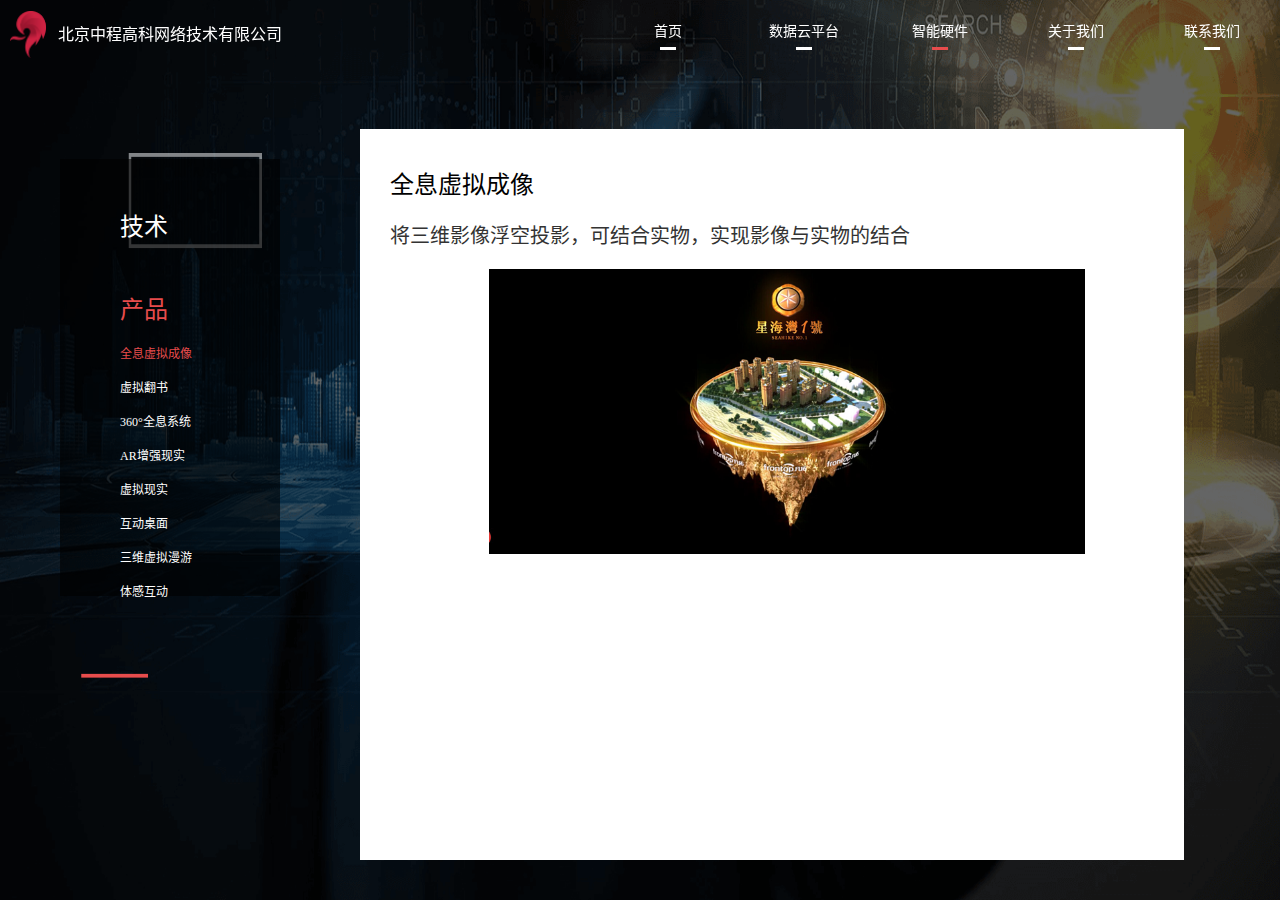
<file: hardware/hardlist.html>
<!DOCTYPE html>
<html lang="zh-CN">

	<head>
		<meta charset="utf-8">
		<meta name="viewport" content="width=device-width,initial-scale=1.0,minimum-scale=1.0,maximum-scale=1.0,user-scalable=no,minimal-ui" />
		<meta name="format-detection" content="email=no" />
		<meta name="format-detection" content="address=no" />
		<meta name="format-detection" content="telephone=no" />
		<link rel="shortcut icon" href="../favicon.ico" type="image/x-icon" />
		<title>中程高科</title>
		<link rel="stylesheet" href="../css/common.css" />
		<link rel="stylesheet" href="../css/detail.css" />
		<link rel="stylesheet" href="../css/jquery.mCustomScrollbar.min.css" />
		<script type="text/javascript" src="../js/lib/jquery-2.1.0.js"></script>
		<script src="../js/lib/jquery.mCustomScrollbar.concat.min.js"></script>
	</head>

	<body>
		<nav>
			<div class="logo">
				<span></span>
				<p>北京中程高科网络技术有限公司</p>
				<p>中程高科</p>
			</div>
			<ul>
				<li><a href="../index.html">首页</a></li>
				<li><a href="../index.html#tag=2">数据云平台</a></li>
				<li class="active j_showNav" style="position: relative;">智能硬件
					<div class="smallPingNav" style="display: none;">
						<a href="./hardTec.html">技术</a>
						<a href="javascript:void(0)" class="active">产品</a>
					</div>
				</li>
				<li><a href="../index.html#tag=4">关于我们</a></li>
				<li><a href="../index.html#tag=5">联系我们</a></li>
			</ul>
		</nav>
		<!--Container Start-->
		<div class="detailCont clearx">
			<div class="left leftNav">
				<a href="./hardTec.html#tag" class="bigNav">技术</a>
				<a href="javascript:void(0)" class="bigNav active j_bignav" style="margin-bottom: 12px;">产品</a>
				<a href="javascript:void(0)" class="smallNav active j_nav">全息虚拟成像</a>
				<a href="javascript:void(0)" class="smallNav j_nav">虚拟翻书</a>
				<a href="javascript:void(0)" class="smallNav j_nav">360°全息系统</a>
				<a href="javascript:void(0)" class="smallNav j_nav">AR增强现实</a>
				<a href="javascript:void(0)" class="smallNav j_nav">虚拟现实</a>
				<a href="javascript:void(0)" class="smallNav j_nav">互动桌面</a>
				<a href="javascript:void(0)" class="smallNav j_nav">三维虚拟漫游</a>
				<a href="javascript:void(0)" class="smallNav j_nav">体感互动</a>
			</div>
			<div style="display: none;" class="smallProTec clearx">
				<div class="left list list1 cur">
					<a href="javascript:void(0)">
						全息虚拟成像
					</a>
				</div>
				<div class="left list list2">
					<a href="javascript:void(0)">
						虚拟翻书
					</a>
				</div>
				<div class="left list list3">
					<a href="javascript:void(0)">
						360°全息系统
					</a>
				</div>
				<div class="left list list4" style="margin: 0;">
					<a href="javascript:void(0)">
						AR增强现实
					</a>
				</div>
				<div class="left list list5">
					<a href="javascript:void(0)">
						虚拟现实
					</a>
				</div>
				<div class="left list list6">
					<a href="javascript:void(0)">
						互动桌面
					</a>
				</div>
				<div class="left list list7">
					<a href="javascript:void(0)">
						三维虚拟漫游
					</a>
				</div>
				<div class="left list list8" style="margin: 0;">
					<a href="javascript:void(0)">
						体感互动
					</a>
				</div>
			</div>
			<div class="rightCont rightContTe">
				<div class="hardListsCont" style="display: block;">
					<p class="p1">全息虚拟成像</p>
					<p class="p2">将三维影像浮空投影，可结合实物，实现影像与实物的结合</p>
					<div>
						<img src="../img/h_list1.png" />
					</div>
				</div>
				<div class="hardListsCont">
					<p class="p1">虚拟翻书</p>
					<p class="p2">书形展台，互动触屏，用虚拟投影技术结合传统翻书形式呈现</p>
					<div>
						<img src="../img/h_list2.jpg" />
					</div>
				</div>
				<div class="hardListsCont">
					<p class="p1">360°全息系统</p>
					<p class="p2">分光镜成像原理，对产品实拍构建三维模型特殊处理，将拍摄的产品影响或产品三维模型影响叠加进真实场景中</p>
					<div>
						<img src="../img/h_list3.jpg" />
					</div>
				</div>
				<div class="hardListsCont">
					<p class="p1">AR增强现实</p>
					<p class="p2">多媒体、三维动画、多传感器融合、实时跟踪场景融合等新技术与新手段综合利用</p>
					<div>
						<img src="../img/h_list4.jpg" />
					</div>
				</div>
				<div class="hardListsCont">
					<p class="p1">虚拟现实</p>
					<p class="p2">利用计算机生成一种模拟环境是一种多源信息融合的交互式的三维动态视景和实体行为的系统仿真使用户沉浸到该环境中</p>
					<div>
						<img src="../img/h_list5.jpg" />
					</div>
				</div>
				<div class="hardListsCont">
					<p class="p1">互动桌面</p>
					<p class="p2">多点触摸技术，人机交互，镶嵌式结构，一体化成型</p>
					<div>
						<img src="../img/h_list6.jpg" />
					</div>
				</div>
				<div class="hardListsCont">
					<p class="p1">三维虚拟漫游</p>
					<p class="p2">三维动画、虚拟现实、大屏幕显示、人机交互等先进技术，通过操作杆在三维模型场景中自主式漫游</p>
					<div>
						<img src="../img/h_list7.jpg" style="width: 70%;" />
					</div>
				</div>
				<div class="hardListsCont">
					<p class="p1">体感互动</p>
					<p class="p2">通过硬件互动设备、体感互动系统软件以及三维数字内容，来感应站在窗口前的观看者，当观看者的动作发生变化时，窗口显示的画面同时发生变化</p>
					<div>
						<img src="../img/h_list8.png" />
					</div>
				</div>
			</div>
		</div>
		<!--Container End-->
	</body>

</html>
<script type='text/javascript'>
    (function($){
        $(window).load(function(){
            $(".rightCont").mCustomScrollbar({theme:"rounded-dots"});
        });
    })(jQuery); 
	var index = $(this).index();
	var url = window.location.href;
	if (url.indexOf("?") != -1) {
		var str = url.substr(1);
		var strs = str.split("=")[1]-3;
		$(".smallNav").eq(strs).addClass("active").siblings().removeClass("active");
		$(".j_bignav").addClass("active");
		$(".hardListsCont").eq(strs).show().siblings().hide();
		$(".smallProTec .list").eq(strs).addClass("cur").siblings().removeClass("cur")
	}
	$(".smallNav").click(function(){
		var index = $(this).index()-2;
		$(this).addClass("active").siblings().removeClass("active");
		$(".j_bignav").addClass("active");
		$(".hardListsCont").eq(index).show().siblings().hide();
	});
	$(".smallProTec .list").click(function(){
		var index = $(this).index();
		$(this).addClass("cur").siblings().removeClass("cur");
		$(".hardListsCont").eq(index).show().siblings().hide();
	});
	$(function(){
    	var flag = true;
    	$('.j_showNav').click(function(){
    		var clientWidth = document.documentElement.clientWidth;
    		if(clientWidth<1201){
	    		if(flag){
	    			flag = false;
	    			$('.smallPingNav').slideDown()
	    		}else{
	    			flag = true;
	    			$('.smallPingNav').slideUp()
	    		}
    		}
    	});
    })
</script>
</file>
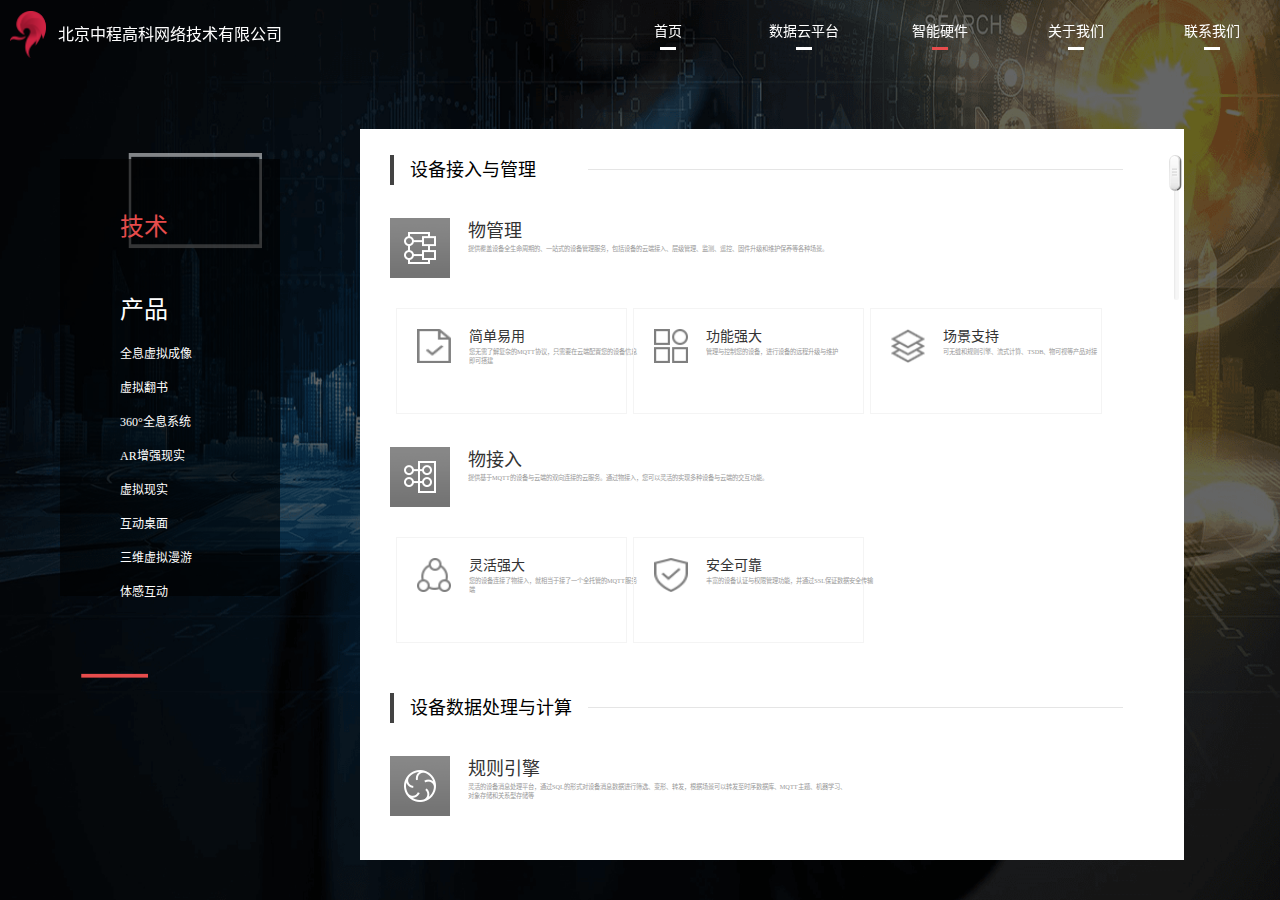
<file: hardware/hardTec.html>
<!DOCTYPE html>
<html lang="zh-CN">

	<head>
		<meta charset="utf-8">
		<meta name="viewport" content="width=device-width,initial-scale=1.0,minimum-scale=1.0,maximum-scale=1.0,user-scalable=no,minimal-ui" />
		<meta name="format-detection" content="email=no" />
		<meta name="format-detection" content="address=no" />
		<meta name="format-detection" content="telephone=no" />
		<link rel="shortcut icon" href="../favicon.ico" type="image/x-icon" />
		<title>中程高科</title>
		<link rel="stylesheet" href="../css/common.css" />
		<link rel="stylesheet" href="../css/detail.css" />
		<link rel="stylesheet" href="../css/jquery.mCustomScrollbar.min.css" />
		<script type="text/javascript" src="../js/lib/jquery-2.1.0.js"></script>
		<script src="../js/lib/jquery.mCustomScrollbar.concat.min.js"></script>
	</head>

	<body>
		<nav>
			<div class="logo">
				<span></span>
				<p>北京中程高科网络技术有限公司</p>
				<p>中程高科</p>
			</div>
			<ul>
				<li><a href="../index.html">首页</a></li>
				<li><a href="../index.html#tag=2">数据云平台</a></li>
				<li class="active j_showNav" style="position: relative;">智能硬件
					<div class="smallPingNav" style="display: none;">
						<a href="javascript:void(0)" class="active">技术</a>
						<a href="./hardlist.html">产品</a>
					</div>
				</li>
				<li><a href="../index.html#tag=4">关于我们</a></li>
				<li><a href="../index.html#tag=5">联系我们</a></li>
			</ul>
		</nav>
		<!--Container Start-->
		<div class="detailCont clearx">
			<div class="left leftNav">
				<a href="javascript:void(0)" class="bigNav active">技术</a>
				<a href="./hardlist.html?tag=3" class="bigNav j_bignav" style="margin-bottom: 12px;">产品</a>
				<a href="./hardlist.html?tag=3" class="smallNav j_nav">全息虚拟成像</a>
				<a href="./hardlist.html?tag=4" class="smallNav j_nav">虚拟翻书</a>
				<a href="./hardlist.html?tag=5" class="smallNav j_nav">360°全息系统</a>
				<a href="./hardlist.html?tag=6" class="smallNav j_nav">AR增强现实</a>
				<a href="./hardlist.html?tag=7" class="smallNav j_nav">虚拟现实</a>
				<a href="./hardlist.html?tag=8" class="smallNav j_nav">互动桌面</a>
				<a href="./hardlist.html?tag=9" class="smallNav j_nav">三维虚拟漫游</a>
				<a href="./hardlist.html?tag=10" class="smallNav j_nav">体感互动</a>
			</div>
			<div class="rightCont smallZhineng">
				<div class="hardCont">
					<div class="hardContTitle clearx">
						<p class="left">设备接入与管理</p><div class="hr left"></div>
					</div>
					<div class="hardContHea">
						<img src="../img/hard1.png" />
					    <div class="left"> 
					        <p>物管理</p> 
					        <div>提供覆盖设备全生命周期的、一站式的设备管理服务，包括设备的云端接入、层级管理、监测、遥控、固件升级和维护保养等各种场景。</div> 
					    </div> 
					</div>
					<ul class="hardList clearx">
						<li class="left">
							<div class="hardContHea">
								<img src="../img/wu2.png" />
							    <div class="left"> 
							        <p>简单易用</p> 
							        <div>您无需了解复杂的MQTT协议，只需要在云端配置您的设备信息即可搭建</div> 
							    </div> 
							</div>
						</li>
						<li class="left">
							<div class="hardContHea">
								<img src="../img/wu3.png" />
							    <div class="left"> 
							        <p>功能强大</p> 
							        <div>管理与控制您的设备，进行设备的远程升级与维护</div> 
							    </div> 
							</div>
						</li>
						<li class="left">
							<div class="hardContHea">
								<img src="../img/wu4.png" />
							    <div class="left"> 
							        <p>场景支持</p>
							        <div>可无缝和规则引擎、流式计算、TSDB、物可视等产品对接</div> 
							    </div> 
							</div>
						</li>
					</ul>
					<div class="hardContHea">
						<img src="../img/hard2.png" />
					    <div class="left"> 
					        <p>物接入</p> 
					        <div>提供基于MQTT的设备与云端的双向连接的云服务。通过物接入，您可以灵活的实现多种设备与云端的交互功能。</div> 
					    </div> 
					</div>
					<ul class="hardList clearx">
						<li class="left">
							<div class="hardContHea">
								<img src="../img/wu-4.png" />
							    <div class="left"> 
							        <p>灵活强大</p> 
							        <div>您的设备连接了物接入，就相当于接了一个全托管的MQTT服务端</div> 
							    </div> 
							</div>
						</li>
						<li class="left">
							<div class="hardContHea">
								<img src="../img/wu-5.png" />
							    <div class="left"> 
							        <p>安全可靠</p> 
							        <div>丰富的设备认证与权限管理功能，并通过SSL保证数据安全传输</div> 
							    </div> 
							</div>
						</li>
					</ul>
					<div class="hardContTitle clearx" style="padding-top: 50px;">
						<p class="left">设备数据处理与计算</p><div class="hr hrte left"></div>
					</div>
					<div class="hardContHea">
						<img src="../img/hard3.png" />
					    <div class="left"> 
					        <p>规则引擎</p> 
					        <div>灵活的设备消息处理平台，通过SQL的形式对设备消息数据进行筛选、变形、转发，根据场景可以转发至时序数据库、MQTT主题、机器学习、对象存储和关系型存储等</div> 
					    </div> 
					</div>
					<ul class="hardList clearx">
						<li class="left">
							<div class="hardContHea">
								<img src="../img/wu2.png" />
							    <div class="left"> 
							        <p>简单易用</p> 
							        <div>您只需在云端编写简单的SQL就能实现对设备消息的处理</div> 
							    </div> 
							</div>
						</li>
						<li class="left">
							<div class="hardContHea">
								<img src="../img/wu3.png" />
							    <div class="left"> 
							        <p>功能强大</p> 
							        <div>支持将您的消息转发到TSDB、Kafka、BOS、MQTT主题等多个目的地</div> 
							    </div> 
							</div>
						</li>
					</ul>
					<div class="hardContHea">
						<img src="../img/hard4.png" />
					    <div class="left"> 
					        <p>物解析</p> 
					        <div>提供各种设备的数据云端解析服务，支持多种协议如Modbus、OPC等，大大节约数据流量，并节约设备成本</div> 
					    </div> 
					</div>
					<div class="hardContHea">
						<img src="../img/hard5.png" />
					    <div class="left"> 
					        <p>流式计算</p> 
					        <div>灵活强大的数据事件处理引擎，可以用来设置针对流式处理数据的实时分析计算工具</div> 
					    </div> 
					</div>
					<div class="hardContTitle clearx" style="padding-top: 50px;">
						<p class="left">数据存储与可视化</p><div class="hr left"></div>
					</div>
					<div class="hardContHea">
						<img src="../img/hard6.png" />
					    <div class="left"> 
					        <p>时序数据库</p> 
					        <div>存储时间序列数据的高性能数据库，拥有极高的数据压缩能力、极优的查询性能，特别适用于物联网场景</div> 
					    </div> 
					</div>
					<ul class="hardList clearx">
						<li class="left">
							<div class="hardContHea">
								<img src="../img/wwu1.png" />
							    <div class="left"> 
							        <p>高性能</p> 
							        <div>基于负载均衡和分布式存储架构，提供极速的数据处理能力</div> 
							    </div> 
							</div>
						</li>
						<li class="left">
							<div class="hardContHea">
								<img src="../img/wwu2.png" />
							    <div class="left"> 
							        <p>高扩展性</p> 
							        <div>提供弹性、按需的海量数据存储能力，成本更低、免运维</div> 
							    </div> 
							</div>
						</li>
						<li class="left">
							<div class="hardContHea">
								<img src="../img/wwu3.png" />
							    <div class="left"> 
							        <p>高压缩比</p> 
							        <div>提供优于传统关系型数据库数百倍的时序数据压缩能力，大大节约存储空间</div> 
							    </div> 
							</div>
						</li>
					</ul>
					<div class="hardContHea">
						<img src="../img/hard7.png" />
					    <div class="left"> 
					        <p>物可视</p> 
					        <div>无缝对接海量实时数据，零编程设计可视化仪表盘，具有强大的定制和嵌入功能，让开发物联网可视化应用如此简单</div> 
					    </div> 
					</div>
					<ul class="hardList clearx">
						<li class="left">
							<div class="hardContHea">
								<img src="../img/wwu4.png" />
							    <div class="left"> 
							        <p>组件即服务</p> 
							        <div>时序图、折线图、柱状图等不断增加的组件类型，为物联网流式数据优化</div> 
							    </div> 
							</div>
						</li>
						<li class="left">
							<div class="hardContHea">
								<img src="../img/wwu5.png" />
							    <div class="left"> 
							        <p>所见即所得</p> 
							        <div>5分钟完成设备监控类的可视化应用开发，且提供更多功能适用定制场景</div> 
							    </div> 
							</div>
						</li>
					</ul>
				</div>
			</div>
		</div>
		<!--Container End-->
	</body>

</html>
<script type='text/javascript'>
    (function($){
        $(window).load(function(){
            $(".rightCont").mCustomScrollbar({theme:"rounded-dots"});
        });
    })(jQuery);
    $(function(){
    	var flag = true;
    	$('.j_showNav').click(function(){
    		var clientWidth = document.documentElement.clientWidth;
    		if(clientWidth<1201){
	    		if(flag){
	    			flag = false;
	    			$('.smallPingNav').slideDown()
	    		}else{
	    			flag = true;
	    			$('.smallPingNav').slideUp()
	    		}
    		}
    	});
    })
</script>
</file>
<file: css/common.css>
* {
	margin: 0;
	padding: 0;
}

html,
body {
	width: 100%;
	height: 100%;
	font-size: 62.5%;
	font-family: "微软雅黑";
}

ul,
li {
	list-style: none;
}

body h1 {
	font-size: 8rem;
	font-weight: 600;
}

nav {
	width: 100%;
	height: 70px;
	position: fixed;
	top: 0;
	left: 0;
	background: transparent;
	font-size: 1.6rem;
	color: #fff;
	z-index: 10002;
}

nav.nav-dark:after {
	opacity: 1;
}

nav:after {
	content: '';
	opacity: 0;
	width: 100%;
	height: 100%;
	background: #000;
	position: absolute;
	left: 0;
	top: 0;
	z-index: 10001;
}

.logo {
	width: auto;
	height: 100%;
	position: absolute;
	left: 1rem;
	z-index: 10002;
}

.logo span {
	width: 36px;
	height: 100%;
	float: left;
	background: url(../img/logo.png) no-repeat center center;
	background-size: 100%;
}

.logo p {
	float: left;
	width: auto;
	line-height: 70px;
	text-indent: 12px;
}

.logo p:nth-of-type(2) {
	display: none;
}

nav ul {
	width: auto;
	float: right;
	height: 100%;
	position: relative;
	z-index: 10002;
}

nav ul li {
	width: 13.6rem;
	float: left;
	font-size: 1.4rem;
	text-align: center;
	color: #fff;
	cursor: pointer;
	margin-top: 14px;
	line-height: 3.6rem;
	position: relative;
}
nav ul li a{
	color: #fff;
	text-decoration: none;
}
nav ul li a:hover{
	color: #fff;
	text-decoration: none;
}
nav ul li:after {
	content: '';
	width: 1.6rem;
	height: 3px;
	background: #fff;
	position: absolute;
	bottom: 0;
	left: 6rem;
}
nav ul li.active:after {
	background: #e74c4c;
}

nav ul li:hover:after {
	background: #e74c4c;
}

p.title {
	font-size: 2.4rem;
	line-height: 100px;
}

.active-title,
.nav-active:after {
	animation: active 2.4s;
	-moz-animation: active 2.4s;
	-webkit-animation: active 2.4s;
	-o-animation: active 2.4s;
}

.leave-title,
.nav-leave:after {
	animation: leave 1.2s;
	-moz-animation: leave 1.2s;
	-webkit-animation: leave 1.2s;
	-o-animation: leave 1.2s;
}
#down{
	width: 28px;
	height: 20px;
	position: fixed;
	bottom: 8px;
	left: 50%;
	transform: translateX(-50%);
	display: block;
	background: url(../img/down.png) no-repeat;
	background-size: 100% 100%;
	z-index: 10000;
	animation: arrow 1.5s linear infinite;
	-moz-animation: arrow 1.5s linear infinite;
	-webkit-animation: arrow 1.5s linear infinite;
	-o-animation: arrow 1.5s linear infinite;
}
@keyframes active {
	from {
		opacity: 0;
	}
	to {
		opacity: 1;
	}
}

@keyframes leave {
	from {
		opacity: 1;
	}
	to {
		opacity: 0;
	}
}

@keyframes arrow {
	0% {
		bottom: 8px;
	}
	50% {
		bottom: 4px;
	}
	100% {
		bottom: 8px;
	}
}

@media only screen and (max-width:540px) {
	body h1 {
		font-size: 3.6rem;
		font-weight: 600;
	}
	nav ul li {
		width: 5rem;
		font-size: 1rem;
	}
	nav ul li:after {
		content: '';
		width: 0.8rem;
		height: 3px;
		background: #fff;
		position: absolute;
		bottom: 0;
		left: 2.1rem;
	}
	.logo span {
		width: 24px;
	}
	p.title {
		font-size: 1.6rem;
		line-height: 64px;
	}
	.logo p:nth-of-type(1) {
		display: none;
	}
	.logo p:nth-of-type(2) {
		display: block;
	}
}
</file>
<file: css/index.css>
#wrap {
	width: 100%;
	height: 100%;
	min-width: 320px;
	overflow: hidden;
}

#sections {
	position: relative;
	width: 100%;
	height: 100%;
	margin: 0 auto;
	overflow: hidden;
	top: 0;
}

#sections section {
	overflow: hidden;
	width: 100%;
	height: 100%;
	box-sizing: border-box position: relative;
	color: #fff;
}

#sections .section0 {
	box-sizing: border-box;
	padding-top: 0;
	background: url(../img/banner0.jpg) no-repeat;
	background-size: 100% 100%;
}

.section1 {
	padding-top: 0;
	background: #fff;
}

.section2 {
	padding-top: 70px;
	background: #ea3a3a;
}

.section3 {
	background: url(../img/about.jpg) no-repeat;
	background-size: auto 100%;
	background-position: center;
}

.section4 {
	background: url(../img/connect.jpg) no-repeat;
	background-size: auto 100%;
	background-position: center;
}

#sections .section0 article {
	width: 100%;
	height: auto;
	margin-top: 240px;
}

#sections .section0 article {
	text-align: center;
}

.copyright {
	width: 100%;
	text-align: center;
	font-size: 1rem;
	position: absolute;
	bottom: 20px;
}

@media only screen and (max-width:540px) {
	#sections .section0 article {
		margin-top: 180px;
	}
}

.section1 {}

.section1 .content {
	position: absolute;
	z-index: 2;
	width: 100%;
	min-width: 100%;
	height: 100%;
	top: 0;
	left: 0;
	text-align: center;
	background: #ccc;
}

.section1 .col {
	width: 25%;
	height: 100%;
	cursor: pointer;
	display: inline-block;
	margin: 0 -2px;
	background: #f1f1f1;
	position: relative;
	-webkit-transition: all 300ms;
	transition: all 300ms;
	overflow: hidden;
}

.section1 .col .bg {
	position: absolute;
	left: 0;
	top: 0;
	z-index: 0;
	height: 100%;
}

.section1 .col .bg-1 {
	position: absolute;
	left: 0;
	top: 0;
	z-index: 0;
	width: 100%;
	height: 100%;
	opacity: 0;
	background: url(../img/sec1-1.jpg) no-repeat center center;
	background-size: auto 100%;
	-webkit-transition: all 300ms;
	transition: all 300ms;
}

.section1 .col.current .bg-1 {
	opacity: 1;
}


/*
.section1 .col-2 .bg {
	background: url(../img/sec1-2.jpg) no-repeat center center;
	background-size: auto 100%;
}

.section1 .col-2 .bg-1 {
	background: url(../img/sec1-2.jpg) no-repeat center center;
	background-size: auto 100%;
}

.section1 .col-3 .bg {
	background: url(../img/sec1-3.jpg) no-repeat center center;
	background-size: auto 100%;
}

.section1 .col-3 .bg-1 {
	background: url(../img/sec1-3.jpg) no-repeat center center;
	background-size: auto 100%;
}

.section1 .col-4 .bg {
	background: url(../img/sec1-4.jpg) no-repeat center center;
	background-size: auto 100%;
}

.section1 .col-4 .bg-1 {
	background: url(../img/sec1-4.jpg) no-repeat center center;
	background-size: auto 100%;
}

.section1 .col-4 .bg {
	background: url(../img/sec1-4.jpg) no-repeat center center;
	background-size: auto 100%;
}

.section1 .col-4 .bg-1 {
	background: url(../img/sec1-4.jpg) no-repeat center center;
	background-size: auto 100%;
}

.section1 .col-5 .bg {
	background: url(../img/sec1-5.jpg) no-repeat center center;
	background-size: auto 100%;
}

.section1 .col-5 .bg-1 {
	background: url(../img/sec1-5.jpg) no-repeat center center;
	background-size: auto 100%;
}*/

.section1 .col .mask {
	width: 100%;
	height: 100%;
	background: url(../img/home-list-bg.png)no-repeat left top;
	background: auto 100%;
	z-index: 1;
	position: absolute;
	left: 0;
	top: 0;
}

.section1 .col h3 {
	color: #fff;
	height: 50px;
	text-align: center;
	line-height: 50px;
	font-size: 20px;
	-webkit-transition: all 300ms;
	transition: all 300ms;
	position: absolute;
	width: 100%;
	bottom: 0;
	background-color: rgba(97, 94, 92, 0.7);
	margin-bottom: 0;
}

.section1 .col.current {
	width: 31%;
}

.section1 .col.other {
	width: 23%;
}

.section1 .col.current h3 {
	bottom: -50px;
}

.section1 .col .box {
	position: absolute;
	width: 100%;
	height: 100%;
	bottom: -100%;
	-webkit-transition: all 500ms;
	transition: all 500ms;
	/*background: url(../img/home-list-con-bg.png) repeat-x left bottom;*/
	left: 0;
	z-index: 2;
}

.section1 .col.current .box {
	bottom: 0;
}

.section1 .col .list-bg {
	position: absolute;
	width: 100%;
	height: 100%;
	top: 0;
	background-color: rgba(97, 94, 92, 0.7);
	-webkit-transition: all 500ms;
	transition: all 500ms;
	left: 0;
	z-index: 1;
	opacity: 0;
}

.section1 .col.current .list-bg {
	opacity: 1;
}

.section1 .col .con {
	position: absolute;
	z-index: 2;
	width: 100%;
	height: 200px;
	left: 0;
	bottom: 0;
	text-align: left;
}

.section1 .col .con h1 {
	padding: 0 40px;
	color: #fff;
	height: 50px;
	line-height: 50px;
	font-size: 30px;
	padding-left: 50px;
}

.section1 .col .con h2 {
	color: #fff;
	padding-left: 50px;
	font-size: 20px;
	margin-bottom: 10px;
}

.section1 .col .con span {
	width: 60px;
	height: 3px;
	display: block;
	position: relative;
	left: 30px;
	background: #fff;
	margin-bottom: 20px;
}

.section1 .col .con p {
	color: #fff;
	padding-left: 50px;
	margin: 0;
}

footer {
	position: absolute;
	width: 100%;
	bottom: 0;
	height: 20%;
}

footer .icon-bottom-logo {
	display: block;
	margin: 0 auto;
	position: relative;
	top: 8%;
	width: 200px;
	height: 100px;
	background: url(../img/icon.png) no-repeat -600px -200px;
}

footer .cop {
	position: absolute;
	width: 100%;
	bottom: 40px;
	padding-top: 15px;
	text-align: center;
	background: url(../img/icon.png) no-repeat center -446px;
}

.section2 ul {
	width: 50%;
	height: 100%;
	float: left;
}

.section2 ul li {
	width: 50%;
	height: 50%;
	float: left;
	background: #ea3a3a;
	overflow: hidden;
	position: relative;
	cursor: pointer;
}

.section2 ul li.sec-img {
	background: #000;
}

.section2 ul li.sec-img img {
	height: 110%;
	position: absolute;
	left: 50%;
	top: 50%;
	transform: translate(-50%, -50%);
}

.section2 ul li.sec-img:hover img {
	animation: secImg 1s;
	-moz-animation: secImg 1s;
	/* Firefox */
	-webkit-animation: secImg 1s;
	/* Safari 和 Chrome */
	-o-animation: secImg 1s;
	animation-fill-mode: forwards;
}

.section2 ul li span {
	position: absolute;
	bottom: 4%;
	width: 100%;
	display: block;
}

.section2 ul li span h3,
.section2 ul li span p {
	width: 80%;
	margin: 0;
	margin-left: 8%;
	box-sizing: border-box;
	border-radius: 4px;
	padding: 1.2rem;
}

.section2 ul li.sec-img span h3,
.section2 ul li.sec-img span p {
	transition: all 0.6s;
}

.section2 ul li span p {
	opacity: 0;
	margin-top: 28px;
	height: 96px;
	transition: all 0.6s;
}

.section2 ul li:hover span h3 {
	background: rgba(188, 143, 143, 0.1);
}

.section2 ul li.sec-img:hover span h3 {
	background: rgba(0, 0, 0, 0.5);
}

.section2 ul li:hover span p {
	opacity: 1;
	margin-top: 0;
	background: rgba(188, 143, 143, 0.1);
}

.section2 ul li.sec-img:hover span p {
	opacity: 1;
	margin-top: 0;
	background: rgba(0, 0, 0, 0.5);
}

.section3>div,
.section4>div {
	width: 100%;
	height: 100%;
	position: absolute;
	left: 0;
	top: 0;
	background: rgba(0, 0, 0, 0.75);
	box-sizing: border-box;
	padding-top: 70px;
}

.section3>div article {
	width: 25%;
	height: 60%;
	float: left;
	opacity: 0;
	margin-left: 6.4%;
	margin-top: 8%;
	position: relative;
}

.section3>div article:nth-of-type(1) {
	animation: secInsideL 1.5s;
	-moz-animation: secInsideL 1.5s;
	/* Firefox */
	-webkit-animation: secInsideL 1.5s;
	/* Safari 和 Chrome */
	-o-animation: secInsideL 1.5s;
	animation-fill-mode: forwards;
}

.section3>div article:nth-of-type(2) {
	animation: secInsideM 1.5s;
	-moz-animation: secInsideM 1.5s;
	/* Firefox */
	-webkit-animation: secInsideM 1.5s;
	/* Safari 和 Chrome */
	-o-animation: secInsideM 1.5s;
	animation-fill-mode: forwards;
}

.section3>div article:nth-of-type(3) {
	animation: secInsideR 1.5s;
	-moz-animation: secInsideR 1.5s;
	/* Firefox */
	-webkit-animation: secInsideR 1.5s;
	/* Safari 和 Chrome */
	-o-animation: secInsideR 1.5s;
	animation-fill-mode: forwards;
}

.section3>div article img {
	width: 100%;
}

.section3>div article:nth-of-type(3) img {
	width: 73%;
	display: block;
	margin: 0 auto;
}

.section3>div article header {
	font-size: 24px;
	text-align: center;
	position: relative;
}

.section3>div article header:after {
	content: '';
	width: 8%;
	position: absolute;
	top: -32px;
	left: 46%;
	height: 4px;
	background: #e74c4c;
}

.section3>div article section {
	width: 80%;
	margin: 0 auto;
	text-align: justify;
	font-size: 14px;
	line-height: 50px;
	margin-top: 40px;
}

.section4 #bdmap {
	width: 72%;
	height: 50%;
	margin: 0 auto;
	margin-top: 140px;
	background: #fff;
}

.section4 p {
	width: auto;
	margin: 0 auto;
	text-align: center;
	line-height: 48px;
	margin-top: 32px;
}

.section4 span {
	width: 100%;
	display: block;
	margin: 0 auto;
	text-align: center;
	line-height: 48px;
	font-size: 12px;
	position: absolute;
	bottom: 0;
}

@media screen and (max-width: 650px) {
	.section1 .content {
		height: 100%
	}
	.section1 .col .con h1 {
		font-size: 1.6rem;
		padding: 0 0;
		text-align: center;
	}
	.section1 .col .con p {
		padding: 0 10px;
		text-align: center;
	}
	.section1 .col .con span {
		margin: 0 auto;
		left: auto;
	}
	.section1 .col .con {
		height: 300px;
	}
	.section2 ul {
		width: 100%;
		height: 50%;
		margin-bottom: 0;
	}
	.section2 ul li span h3 {
		font-size: 16px;
		padding: 8px;
		font-weight: 600;
	}
	.section2 ul li span p {
		padding: 4px;
		font-size: 10px;
		margin-top: 12px;
	}
	.section3>div article {
		width: 100%;
		height: auto;
		float: left;
		margin-top: 2%;
		margin-left: 0;
		position: relative;
		padding-top: 4px;
		padding-bottom: 8px;
	}
	.section3>div article:after {
		content: '';
		width: 96%;
		position: absolute;
		right: 0;
		bottom: 0;
		height: 1px;
		background: #74757e;
	}
	.section3>div article:nth-of-type(3):after {
		display: none;
	}
	.section3>div article header {
		font-size: 16px;
		position: absolute;
		left: 8px;
		top: 8px;
		float: left;
		writing-mode: tb-rl;
	}
	.section3>div article img {
		width: 90%;
		display: block;
		margin-left: 10%;
	}
	#sections .section3>div article section {
		font-size: 12px;
		line-height: 16px;
		float: right;
		width: 100%;
		box-sizing: border-box;
		padding-left: 36px;
		padding-right: 4px;
		margin-top: 0;
	}
	.section3>div article:nth-of-type(3) img {
		width: 66%;
		margin-left: 20%;
	}
	.section3>div article:nth-of-type(1),
	.section3>div article:nth-of-type(2),
	.section3>div article:nth-of-type(3) {
		animation: secInsideMobile 1.5s;
		-moz-animation: secInsideMobile 1.5s;
		/* Firefox */
		-webkit-animation: secInsideMobile 1.5s;
		/* Safari 和 Chrome */
		-o-animation: secInsideMobile 1.5s;
		animation-fill-mode: forwards;
	}
	.section3>div article:nth-of-type(2) {
		animation-delay: 0.4s;
	}
	.section3>div article:nth-of-type(3) {
		animation-delay: 0.8s;
	}
	.section3>div article header:after {
		display: none;
	}
	.section4 #bdmap {
		width: 94%;
		height: 60%;
		margin: 0 auto;
		margin-top: 24px;
		background: #fff;
	}
	.section4 p {
		line-height: 24px;
		font-size: 12px;
	}
	.section4 span {
		transform: scale(0.9);
	}
}

@media screen and (max-device-height:800px) {
	.section4 p {
		line-height: 24px;
	}
	.section4 #bdmap {
		margin-top: 100px !important;
	}
	.section3>div article section{
		line-height: 32px;
	}
}

@keyframes secImg {
	0% {
		-webkit-transform: translate(-50%, -50%) scale(1);
		-ms-transform: translate(-50%, -50%) scale(1);
		transform: translate(-50%, -50%) scale(1);
	}
	20% {
		-webkit-transform: translate(-50%, -50%) scale(0.94);
		-ms-transform: translate(-50%, -50%) scale(0.94);
		transform: translate(-50%, -50%) scale(0.94);
	}
	100% {
		-webkit-transform: translate(-50%, -50%) scale(1.2);
		-ms-transform: translate(-50%, -50%) scale(1.2);
		transform: translate(-50%, -50%) scale(1.2);
	}
}

@keyframes secInsideL {
	0% {
		opacity: 0;
		top: -16%;
		left: -5%;
	}
	100% {
		opacity: 1;
		top: 0;
		left: 0;
	}
}

@keyframes secInsideM {
	0% {
		opacity: 0;
		bottom: -20%;
	}
	100% {
		opacity: 1;
		bottom: 0;
	}
}

@keyframes secInsideR {
	0% {
		opacity: 0;
		top: -16%;
		right: -5%;
	}
	100% {
		opacity: 1;
		top: 0;
		right: 0;
	}
}

@keyframes secInsideMobile {
	0% {
		opacity: 0;
		left: -16%;
	}
	100% {
		opacity: 1;
		left: 0;
	}
}
</file>
<file: css/animations.css>
/*banner*/
.rslides1_on .banner-moveFromTop {
	-webkit-animation: moveFromTop 1.8s ease both; 
	animation: moveFromTop 1.8s ease both;
}

.rslides1_on .banner-moveFromTopFade1 {
	-webkit-animation: moveFromTopFade 1.2s ease both; 
	animation: moveFromTopFade 1.2s ease both;
}
.rslides1_on .banner-moveFromTopFade2 {
	-webkit-animation: moveFromTopFade 1.5s ease 0.5s both; 
	animation: moveFromTopFade 1.5s ease 0.5s both;
}


.rslides1_on .banner-moveFromBottom1 {
	-webkit-animation: moveFromBottom 1s ease 0.3s both;
	animation: moveFromBottom 1s ease 0.3s both;
}
.rslides1_on .banner-moveFromBottom2 {
	-webkit-animation: moveFromBottom 2s ease 0.2s both;
	animation: moveFromBottom 2s ease 0.2s both;
}
.rslides1_on .banner-moveFromBottom3 {
	-webkit-animation: moveFromBottom 1.6s ease both;
	animation: moveFromBottom 1.6s ease both;
}


/* animation sets */
.active .pt-page-moveFromIn {
	-webkit-animation: moveFromIn 60s linear 13;	
}

.active .pt-page-moveFromLeft {
	-webkit-animation: moveFromLeft 1.2s ease both;
	animation: moveFromLeft 1.2s ease both;
}

.active .pt-page-moveFromTop {
	-webkit-animation: moveFromTop 1.8s ease both; 
	animation: moveFromTop 1.8s ease both;
}
.active .pt-page-moveFromTop2 {
	-webkit-animation: moveFromTop 1.8s ease 0.6s both; 
	animation: moveFromTop 1.8s ease 0.6s both;
}

.active .pt-page-moveFromTop3 {
	-webkit-animation: moveFromTop 1.2s ease both; 
	animation: moveFromTop 1.2s ease both;
}
.active .pt-page-moveFromTop4 {
	-webkit-animation: moveFromTop 1.5s ease both; 
	animation: moveFromTop 1.5s ease both;
}


.active .pt-page-moveFromBottom {
	-webkit-animation: moveFromBottom 1.8s ease 0.6s both;
	animation: moveFromBottom 1.8s ease 0.6s both;
}
.active .pt-page-moveFromBottom1 {
	-webkit-animation: moveFromBottom 1s ease 0.3s both;
	animation: moveFromBottom 1s ease 0.3s both;
}
.active .pt-page-moveFromBottom2 {
	-webkit-animation: moveFromBottom 2.3s ease 0.6s both;
	animation: moveFromBottom 2.3s ease 0.6s both;
}
.active .pt-page-moveFromBottom3 {
	-webkit-animation: moveFromBottomX 1.6s ease both;
	animation: moveFromBottomX 1.6s ease both;
}
.active .pt-page-moveFromBottom4 {
	-webkit-animation: moveFromBottom4 1.9s ease both;
	animation: moveFromBottom4 1.9s ease both;
}

.active .pt-page-scaleUp {
	-webkit-animation: scaleUp 1.7s ease both;
	animation: scaleUp 1.7s ease both;
}
.active .pt-page-moveFromLeft2 {
	-webkit-animation: moveFromLeft 1.6s ease both;
	animation: moveFromLeft 1.6s ease both;
}
.active .pt-page-moveFromLeft3 {
	-webkit-animation: moveFromLeft 1.9s ease both;
	animation: moveFromLeft 1.9s ease both;
}
.active .pt-page-moveFromLeft4 {
	-webkit-animation: moveFromLeft 2s ease 0.5s both;
	animation: moveFromLeft 2s ease 0.5s both;
}
.active .pt-page-moveFromRight {
	-webkit-animation: moveFromRight 1.4s ease both;
	animation: moveFromRight 1.4s ease both;
}
.active .pt-page-moveFromRight2 {
	-webkit-animation: moveFromRight 1.6s ease both;
	animation: moveFromRight 1.6s ease both;
}
.active .pt-page-moveFromRight3 {
	-webkit-animation: moveFromRight 1.9s ease both;
	animation: moveFromRight 1.9s ease both;
}
.active .pt-page-moveFromRight4 {
	-webkit-animation: moveFromRight 2s ease 0.5s both;
	animation: moveFromRight 2s ease 0.5s both;
}


/* move from / to  */
.pt-page-moveToLeft {
	-webkit-animation: moveToLeft .6s ease both;
	animation: moveToLeft .6s ease both;
}

.pt-page-moveToRight {
	-webkit-animation: moveToRight .6s ease both;
	animation: moveToRight .6s ease both;
}


.pt-page-moveToTop {
	-webkit-animation: moveToTop .6s ease both;
	animation: moveToTop .6s ease both;
}


.pt-page-moveToBottom {
	-webkit-animation: moveToBottom .6s ease both;
	animation: moveToBottom .6s ease both;
}


/* fade */

.pt-page-fade {
	-webkit-animation: fade .7s ease both;
	animation: fade .7s ease both;
}

/* move from / to and fade */

.pt-page-moveToLeftFade {
	-webkit-animation: moveToLeftFade .7s ease both;
	animation: moveToLeftFade .7s ease both;
}

.active .pt-page-moveFromLeftFade {
	-webkit-animation: moveFromLeftFade 1.2s ease both;
	animation: moveFromLeftFade 1.2s ease both;
}

.active .pt-page-moveFromLeftFade1 {
	-webkit-animation: moveFromLeftFade 1.2s ease 0.5s both;
	animation: moveFromLeftFade 1.2s ease 0.5s both;
}
.active .pt-page-moveFromLeftFade2 {
	-webkit-animation: moveFromLeftFade 1.2s ease 1s both;
	animation: moveFromLeftFade 1.2s ease 1s both;
}
.active .pt-page-moveFromLeftFade3 {
	-webkit-animation: moveFromLeftFade 1.2s ease 1.5s both;
	animation: moveFromLeftFade 1.2s ease 1.5s both;
}
.active .pt-page-moveFromLeftFade4 {
	-webkit-animation: moveFromLeftFade 1.2s ease 2s both;
	animation: moveFromLeftFade 1.2s ease 2s both;
}
.active .pt-page-moveFromLeftFade5 {
	-webkit-animation: moveFromLeftFade 1.2s ease 2.5s both;
	animation: moveFromLeftFade 1.2s ease 2.5s both;
}
.active .pt-page-moveFromLeftFade6 {
	-webkit-animation: moveFromLeftFade 1.2s ease 3s both;
	animation: moveFromLeftFade 1.2s ease 3s both;
}
.active .pt-page-moveFromLeftFade7 {
	-webkit-animation: moveFromLeftFade 1.2s ease 3.5s both;
	animation: moveFromLeftFade 1.2s ease 3.5s both;
}
.active .pt-page-moveFromLeftFade8 {
	-webkit-animation: moveFromLeftFade 1.2s ease 4s both;
	animation: moveFromLeftFade 1.2s ease 4s both;
}





.pt-page-moveToRightFade {
	-webkit-animation: moveToRightFade .7s ease both;
	animation: moveToRightFade .7s ease both;
}

.pt-page-moveFromRightFade {
	-webkit-animation: moveFromRightFade .7s ease both;
	animation: moveFromRightFade .7s ease both;
}


.pt-page-moveToTopFade {
	-webkit-animation: moveToTopFade .7s ease both;
	animation: moveToTopFade .7s ease both;
}

.active .pt-page-moveFromTopFade {
	-webkit-animation: moveFromTopFade 1.2s ease 2s both;
	animation: moveFromTopFade 1.2s ease 2s both;
}
.active .pt-page-moveFromTopFade1 {
	-webkit-animation: moveFromTopFade 1.2s ease 2.3s both;
	animation: moveFromTopFade 1.2s ease 2.3s both;
}
.active .pt-page-moveFromTopFade2 {
	-webkit-animation: moveFromTopFade 1.2s ease 3.3s both;
	animation: moveFromTopFade 1.2s ease 3.3s both;
}
.active .pt-page-moveFromTopFade3 {
	-webkit-animation: moveFromTopFade 1.2s ease 3.8s both;
	animation: moveFromTopFade 1.2s ease 3.8s both;
}
.active .pt-page-moveFromTopFade11 {
	-webkit-animation: moveFromTopFade 1.2s ease 0.8s both;
	animation: moveFromTopFade 1.2s ease 0.8s both;
}
.active .pt-page-moveFromTopFade22 {
	-webkit-animation: moveFromTopFade 1.2s ease 1.3s both;
	animation: moveFromTopFade 1.2s ease 1.3s both;
}

.pt-page-moveToBottomFade {
	-webkit-animation: moveToBottomFade .7s ease both;
	animation: moveToBottomFade .7s ease both;
}

.active .pt-page-moveFromBottomFade {
	-webkit-animation: moveFromBottomFade .7s ease both;
	animation: moveFromBottomFade .7s ease both;
}
.active .pt-page-moveFromBottomFade1 {
	-webkit-animation: moveFromBottomFade 1.2s ease 2s both;
	animation: moveFromBottomFade 1.2s ease 2s both;
}
.active .pt-page-moveFromBottomFade2 {
	-webkit-animation: moveFromBottomFade 1.2s ease 3s both;
	animation: moveFromBottomFade 1.2s ease 3s both;
}
.active .pt-page-moveFromBottomFade3 {
	-webkit-animation: moveFromBottomFade 1.2s ease 3.5s both;
	animation: moveFromBottomFade 1.2s ease 3.5s both;
}

.active .pt-page-moveFromBottomFade11 {
	-webkit-animation: moveFromBottomFade 1.2s ease 0.5s both;
	animation: moveFromBottomFade 1.2s ease 0.5s both;
}
.active .pt-page-moveFromBottomFade22 {
	-webkit-animation: moveFromBottomFade 1.2s ease 1s both;
	animation: moveFromBottomFade 1.2s ease 1s both;
}
/* move to with different easing */

.pt-page-moveToLeftEasing {
	-webkit-animation: moveToLeft .7s ease-in-out both;
	animation: moveToLeft .7s ease-in-out both;
}
.pt-page-moveToRightEasing {
	-webkit-animation: moveToRight .7s ease-in-out both;
	animation: moveToRight .7s ease-in-out both;
}
.pt-page-moveToTopEasing {
	-webkit-animation: moveToTop .7s ease-in-out both;
	animation: moveToTop .7s ease-in-out both;
}
.pt-page-moveToBottomEasing {
	-webkit-animation: moveToBottom .7s ease-in-out both;
	animation: moveToBottom .7s ease-in-out both;
}

/*  iconUp & circle */
.pt-page-moveIconUp {
	-webkit-animation: moveIconUp ease 1.5s both infinite;
	animation: moveToBottom ease 1.5s both infinite;
}

.active .pt-page-moveCircle {
	-webkit-animation: moveCircle ease-in-out 1.2s both;
	animation: moveCircle ease-in-out 1.2s both;
}
.active .pt-page-moveCircle2 {
	-webkit-animation: moveCircle ease-in-out 1.6s both;
	animation: moveCircle ease-in-out 1.s both;
}
.active .pt-page-moveCircle3 {
	-webkit-animation: moveCircle ease-in-out 2s both;
	animation: moveCircle ease-in-out 1.s both;
}

@-webkit-keyframes fadeInBig {
  0% {
    -webkit-transform:scale(1,1);
    transform:scale(1,1);   
  }

  50% {
    -webkit-transform:scale(1.6,1.6);
    transform:scale(1.6,1.6);  
  }

  100% {
    -webkit-transform:scale(1,1);
    transform:scale(1,1);   
  }
}

@keyframes fadeInBig {
  0% {
    -webkit-transform:scale(1,1);
    transform:scale(1,1);   
  }

  50% {
    -webkit-transform:scale(1.6,1.6);
    transform:scale(1.6,1.6);  
  }

  100% {
    -webkit-transform:scale(1,1);
    transform:scale(1,1);   
  }

}

.active .pt-page-fadeInBig {
  -webkit-animation: fadeInBig 160s infinite;
  animation: fadeInBig 160s infinite;
}


/********************************* keyframes **************************************/

/* move from / to  */
@-webkit-keyframes moveFromIn {
	0% { -moz-transform:scale(1,1);	-webkit-transform:scale(1,1); transform:scale(1,1);}
	50% { -moz-transform:scale(1.2,1.2); -webkit-transform:scale(1.2,1.2); transform:scale(1.2,1.2); }
	100% { -moz-transform:scale(1,1); -webkit-transform:scale(1,1); transform:scale(1,1);}
}
@keyframes moveFromIn {
	0% { -moz-transform:scale(1,1);	-webkit-transform:scale(1,1); transform:scale(1,1);}
	50% { -moz-transform:scale(1.2,1.2); -webkit-transform:scale(1.2,1.2); transform:scale(1.2,1.2); }
	100% { -moz-transform:scale(1,1); -webkit-transform:scale(1,1); transform:scale(1,1);}
}

@-webkit-keyframes moveToLeft {
	from { }
	to { -webkit-transform: translateX(-100%); }
}
@keyframes moveToLeft {
	from { }
	to { -webkit-transform: translateX(-100%); transform: translateX(-100%); }
}

@-webkit-keyframes moveFromLeft {
	from { -webkit-transform: translateX(-100%); }
}
@keyframes moveFromLeft {
	from { -webkit-transform: translateX(-100%); transform: translateX(-100%); }
}
@-webkit-keyframes moveFromLeft2 {
	from { -webkit-transform: translateX(-100%); }
}
@keyframes moveFromLeft2 {
	from { -webkit-transform: translateX(-100%); transform: translateX(-100%); }
}
@-webkit-keyframes moveFromLeft3 {
	from { -webkit-transform: translateX(-100%); }
}
@keyframes moveFromLeft3 {
	from { -webkit-transform: translateX(-100%); transform: translateX(-100%); }
}

@-webkit-keyframes moveToRight { 
	from { }
	to { -webkit-transform: translateX(100%); }
}
@keyframes moveToRight { 
	from { }
	to { -webkit-transform: translateX(100%); transform: translateX(100%); }
}

@-webkit-keyframes moveFromRight {
	from { -webkit-transform: translateX(100%); }
}
@keyframes moveFromRight {
	from { -webkit-transform: translateX(100%); transform: translateX(100%); }
}
@-webkit-keyframes moveFromRight2 {
	from { -webkit-transform: translateX(100%); }
}
@keyframes moveFromRight2 {
	from { -webkit-transform: translateX(100%); transform: translateX(100%); }
}
@-webkit-keyframes moveFromRight3 {
	from { -webkit-transform: translateX(100%); }
}
@keyframes moveFromRight3 {
	from { -webkit-transform: translateX(100%); transform: translateX(100%); }
}

@-webkit-keyframes moveToTop {
	from { }
	to { -webkit-transform: translateY(-100%); }
}
@keyframes moveToTop {
	from { }
	to { -webkit-transform: translateY(-100%); transform: translateY(-100%); }
}

@-webkit-keyframes moveFromTop {
	from { -webkit-transform: translateY(-100%); }
}
@keyframes moveFromTop {
	from { -webkit-transform: translateY(-100%); transform: translateY(-100%); }
}

@-webkit-keyframes moveToBottom {
	from { }
	to { -webkit-transform: translateY(100%); }
}
@keyframes moveToBottom {
	from { }
	to { -webkit-transform: translateY(100%); transform: translateY(100%); }
}

@-webkit-keyframes moveFromBottom {
	from { -webkit-transform: translateY(100%); }
}
@keyframes moveFromBottom {
	from { -webkit-transform: translateY(100%); transform: translateY(100%); }
}
@-webkit-keyframes moveFromBottom1 {
	from { -webkit-transform: translateY(100%); }
}
@keyframes moveFromBottom1 {
	from { -webkit-transform: translateY(100%); transform: translateY(100%); }
}
@-webkit-keyframes moveFromBottom2 {
	from { -webkit-transform: translateY(100%); }
}
@keyframes moveFromBottom2 {
	from { -webkit-transform: translateY(100%); transform: translateY(100%); }
}
@-webkit-keyframes moveFromBottomX {
	from { -webkit-transform: translateY(50%); }
}
@keyframes moveFromBottomX {
	from { -webkit-transform: translateY(50%); transform: translateY(50%); }
}
@-webkit-keyframes moveFromBottom4 {
	from { -webkit-transform: translateY(20%); }
}
@keyframes moveFromBottom4 {
	from { -webkit-transform: translateY(20%); transform: translateY(20%); }
}


@-webkit-keyframes moveIconUp {
	0% { -webkit-transform: translateY(100%); opacity:0;}
	50% { -webkit-transform: translateY(0%); opacity:1;}
	100% { -webkit-transform: translateY(-100%); opacity:0;}
}
@keyframes moveIconUp {
	0% { -webkit-transform: translateY(100%); transform: translateY(100%); opacity:0;}
	50% { -webkit-transform: translateY(0%); transform: translateY(0%); opacity:1;}
	100% { -webkit-transform: translateY(-100%); transform: translateY(-100%); opacity:0;}
}

@-webkit-keyframes moveCircle {
	0% { -webkit-transform: translateY(-80%);-webkit-opacity:0.1;}
	5% { -webkit-transform: translateY(-80%);-webkit-opacity:0.3;}
	35% { -webkit-transform: translateY(10%);-webkit-opacity:1;}
	60% { -webkit-transform: translateY(-13%);}
	65% { -webkit-transform: translateY(-13%);}
	100% { -webkit-transform: translateY(0%);}
}

@keyframes moveCircle {
	0% { -webkit-transform: translateY(-80%);-webkit-opacity:0.1;
		transform: translateY(-80%);opacity:0.1;}
	5% { -webkit-transform: translateY(-80%);-webkit-opacity:0.3;
		transform: translateY(-80%);opacity:0.3;}
	35% { -webkit-transform: translateY(10%);-webkit-opacity:1;
		transform: translateY(10%);opacity:1;}
	60% { -webkit-transform: translateY(-13%);transform: translateY(-13%);}
	65% { -webkit-transform: translateY(-13%);transform: translateY(-13%);}
	100% { -webkit-transform: translateY(0%);transform: translateY(0%);}
}

/* fade */

@-webkit-keyframes fade {
	from { }
	to { opacity: 0.3; }
}
@keyframes fade {
	from { }
	to { opacity: 0.3; }
}

/* move from / to and fade */

@-webkit-keyframes moveToLeftFade {
	from { }
	to { opacity: 0.3; -webkit-transform: translateX(-100%); }
}
@keyframes moveToLeftFade {
	from { }
	to { opacity: 0.3; -webkit-transform: translateX(-100%); transform: translateX(-100%); }
}

@-webkit-keyframes moveFromLeftFade {
	from { opacity: 0; -webkit-transform: translateX(-50%); }
}
@keyframes moveFromLeftFade {
	from { opacity: 0; -webkit-transform: translateX(-50%); transform: translateX(-50%); }
}

@-webkit-keyframes moveToRightFade {
	from { }
	to { opacity: 0.3; -webkit-transform: translateX(100%); }
}
@keyframes moveToRightFade {
	from { }
	to { opacity: 0.3; -webkit-transform: translateX(100%); transform: translateX(100%); }
}

@-webkit-keyframes moveFromRightFade {
	from { opacity: 0.3; -webkit-transform: translateX(100%); }
}
@keyframes moveFromRightFade {
	from { opacity: 0.3; -webkit-transform: translateX(100%); transform: translateX(100%); }
}

@-webkit-keyframes moveToTopFade {
	from { }
	to { opacity: 0.3; -webkit-transform: translateY(-100%); }
}
@keyframes moveToTopFade {
	from { }
	to { opacity: 0.3; -webkit-transform: translateY(-100%); transform: translateY(-100%); }
}

@-webkit-keyframes moveFromTopFade {
	from { opacity: 0; -webkit-transform: translateY(-50%); }
}
@keyframes moveFromTopFade {
	from { opacity: 0; -webkit-transform: translateY(-50%); transform: translateY(-50%); }
}

@-webkit-keyframes moveToBottomFade {
	from { }
	to { opacity: 0.3; -webkit-transform: translateY(100%); }
}
@keyframes moveToBottomFade {
	from { }
	to { opacity: 0.3; -webkit-transform: translateY(100%); transform: translateY(100%); }
}

@-webkit-keyframes moveFromBottomFade {
	from { opacity: 0; -webkit-transform: translateY(100%); }
}
@keyframes moveFromBottomFade {
	from { opacity: 0; -webkit-transform: translateY(100%); transform: translateY(100%); }
}

/* scale and fade */

.pt-page-scaleDown {
	-webkit-animation: scaleDown .7s ease both;
	animation: scaleDown .7s ease both;
}
/*放大到当前*/

/*全屏缩小到当前*/
.pt-page-scaleUpDown {
	-webkit-animation: scaleUpDown .5s ease both;
	animation: scaleUpDown .5s ease both;
}

/*放大到消失*/
.pt-page-scaleDownUp {
	-webkit-animation: scaleDownUp .5s ease both;
	animation: scaleDownUp .5s ease both;
}
/*中心消失*/
.pt-page-scaleDownCenter {
	-webkit-animation: scaleDownCenter .4s ease-in both;
	animation: scaleDownCenter .4s ease-in both;
}
/*中心放大*/
.active .pt-page-scaleUpCenter {
	-webkit-animation: scaleUpCenter 1.4s ease-out both;
	animation: scaleUpCenter 1.4s ease-out both;
}

/********************************* keyframes **************************************/

/* scale and fade */

@-webkit-keyframes scaleDown {
	from { }
	to { opacity: 0; -webkit-transform: scale(.8); }
}
@keyframes scaleDown {
	from { }
	to { opacity: 0; -webkit-transform: scale(.8); transform: scale(.8); }
}

@-webkit-keyframes scaleUp {
	from { opacity: 0; -webkit-transform: scale(.8); }
}
@keyframes scaleUp {
	from { opacity: 0; -webkit-transform: scale(.8); transform: scale(.8); }
}

@-webkit-keyframes scaleUpDown {
	from { opacity: 0; -webkit-transform: scale(1.2); }
}
@keyframes scaleUpDown {
	from { opacity: 0; -webkit-transform: scale(1.2); transform: scale(1.2); }
}

@-webkit-keyframes scaleDownUp {
	from { }
	to { opacity: 0; -webkit-transform: scale(1.2); }
}
@keyframes scaleDownUp {
	from { }
	to { opacity: 0; -webkit-transform: scale(1.2); transform: scale(1.2); }
}

@-webkit-keyframes scaleDownCenter {
	from { }
	to { opacity: 0; -webkit-transform: scale(.7); }
}
@keyframes scaleDownCenter {
	from { }
	to { opacity: 0; -webkit-transform: scale(.7); transform: scale(.7); }
}

@-webkit-keyframes scaleUpCenter {
	from { opacity: 0; -webkit-transform: scale(.7); }
}
@keyframes scaleUpCenter {
	from { opacity: 0; -webkit-transform: scale(.7); transform: scale(.7); }
}

/* rotate sides first and scale */

/*消失*/
.pt-page-rotateRightSideFirst {
	-webkit-transform-origin: 0% 50%;
	transform-origin: 0% 50%;
	-webkit-animation: rotateRightSideFirst .8s both ease-in;
	animation: rotateRightSideFirst .8s both ease-in;
}
.pt-page-rotateLeftSideFirst {
	-webkit-transform-origin: 100% 50%;
	transform-origin: 100% 50%;
	-webkit-animation: rotateLeftSideFirst .8s both ease-in;
	animation: rotateLeftSideFirst .8s both ease-in;
}
.pt-page-rotateTopSideFirst {
	-webkit-transform-origin: 50% 100%;
	transform-origin: 50% 100%;
	-webkit-animation: rotateTopSideFirst .8s both ease-in;
	animation: rotateTopSideFirst .8s both ease-in;
}
.pt-page-rotateBottomSideFirst {
	-webkit-transform-origin: 50% 0%;
	transform-origin: 50% 0%;
	-webkit-animation: rotateBottomSideFirst .8s both ease-in;
	animation: rotateBottomSideFirst .8s both ease-in;
}

/* flip 打开 消失*/

.pt-page-flipOutRight {
	-webkit-transform-origin: 50% 50%;
	transform-origin: 50% 50%;
	-webkit-animation: flipOutRight .5s both ease-in;
	animation: flipOutRight .5s both ease-in;
}
.pt-page-flipInLeft {
	-webkit-transform-origin: 50% 50%;
	transform-origin: 50% 50%;
	-webkit-animation: flipInLeft .5s both ease-out;
	animation: flipInLeft .5s both ease-out;
}
.pt-page-flipOutLeft {
	-webkit-transform-origin: 50% 50%;
	transform-origin: 50% 50%;
	-webkit-animation: flipOutLeft .5s both ease-in;
	animation: flipOutLeft .5s both ease-in;
}
.pt-page-flipInRight {
	-webkit-transform-origin: 50% 50%;
	transform-origin: 50% 50%;
	-webkit-animation: flipInRight .5s both ease-out;
	animation: flipInRight .5s both ease-out;
}
.pt-page-flipOutTop {
	-webkit-transform-origin: 50% 50%;
	transform-origin: 50% 50%;
	-webkit-animation: flipOutTop .5s both ease-in;
	animation: flipOutTop .5s both ease-in;
}
.pt-page-flipInBottom {
	-webkit-transform-origin: 50% 50%;
	transform-origin: 50% 50%;
	-webkit-animation: flipInBottom .5s both ease-out;
	animation: flipInBottom .5s both ease-out;
}
.pt-page-flipOutBottom {
	-webkit-transform-origin: 50% 50%;
	transform-origin: 50% 50%;
	-webkit-animation: flipOutBottom .5s both ease-in;
	animation: flipOutBottom .5s both ease-in;
}
.pt-page-flipInTop {
	-webkit-transform-origin: 50% 50%;
	transform-origin: 50% 50%;
	-webkit-animation: flipInTop .5s both ease-out;
	animation: flipInTop .5s both ease-out;
}

/* rotate fall */

.pt-page-rotateFall {
	-webkit-transform-origin: 0% 0%;
	transform-origin: 0% 0%;
	-webkit-animation: rotateFall 1s both ease-in;
	animation: rotateFall 1s both ease-in;
}

/* rotate newspaper 旋转展开消失*/
.pt-page-rotateOutNewspaper {
	-webkit-transform-origin: 50% 50%;
	transform-origin: 50% 50%;
	-webkit-animation: rotateOutNewspaper .5s both ease-in;
	animation: rotateOutNewspaper .5s both ease-in;
}
.active .pt-page-rotateInNewspaper {
	-webkit-transform-origin: 50% 50%;
	transform-origin: 50% 50%;
	-webkit-animation: rotateInNewspaper 1.5s both ease-out;
	animation: rotateInNewspaper 1.5s both ease-out;
}

/* push 定点消失*/
.pt-page-rotatePushLeft {
	-webkit-transform-origin: 0% 50%;
	transform-origin: 0% 50%;
	-webkit-animation: rotatePushLeft .8s both ease;
	animation: rotatePushLeft .8s both ease;
}
.pt-page-rotatePushRight {
	-webkit-transform-origin: 100% 50%;
	transform-origin: 100% 50%;
	-webkit-animation: rotatePushRight .8s both ease;
	animation: rotatePushRight .8s both ease;
}
.pt-page-rotatePushTop {
	-webkit-transform-origin: 50% 0%;
	transform-origin: 50% 0%;
	-webkit-animation: rotatePushTop .8s both ease;
	animation: rotatePushTop .8s both ease;
}
.pt-page-rotatePushBottom {
	-webkit-transform-origin: 50% 100%;
	transform-origin: 50% 100%;
	-webkit-animation: rotatePushBottom .8s both ease;
	animation: rotatePushBottom .8s both ease;
}

/* pull 定点打开*/
.pt-page-rotatePullRight {
	-webkit-transform-origin: 100% 50%;
	transform-origin: 100% 50%;
	-webkit-animation: rotatePullRight .5s both ease;
	animation: rotatePullRight .5s both ease;
}
.active .pt-page-rotatePullLeft {
	-webkit-transform-origin: 0% 50%;
	transform-origin: 0% 50%;
	-webkit-animation: rotatePullLeft 1.5s both ease;
	animation: rotatePullLeft 1.5s both ease;
}
.pt-page-rotatePullTop {
	-webkit-transform-origin: 50% 0%;
	transform-origin: 50% 0%;
	-webkit-animation: rotatePullTop .5s both ease;
	animation: rotatePullTop .5s both ease;
}
.pt-page-rotatePullBottom {
	-webkit-transform-origin: 50% 100%;
	transform-origin: 50% 100%;
	-webkit-animation: rotatePullBottom .5s both ease;
	animation: rotatePullBottom .5s both ease;
}

/* fold 收起来消失*/
.pt-page-rotateFoldRight {
	-webkit-transform-origin: 0% 50%;
	transform-origin: 0% 50%;
	-webkit-animation: rotateFoldRight .7s both ease;
	animation: rotateFoldRight .7s both ease;
}
.pt-page-rotateFoldLeft {
	-webkit-transform-origin: 100% 50%;
	transform-origin: 100% 50%;
	-webkit-animation: rotateFoldLeft .7s both ease;
	animation: rotateFoldLeft .7s both ease;
}
.pt-page-rotateFoldTop {
	-webkit-transform-origin: 50% 100%;
	transform-origin: 50% 100%;
	-webkit-animation: rotateFoldTop .7s both ease;
	animation: rotateFoldTop .7s both ease;
}
.pt-page-rotateFoldBottom {
	-webkit-transform-origin: 50% 0%;
	transform-origin: 50% 0%;
	-webkit-animation: rotateFoldBottom .7s both ease;
	animation: rotateFoldBottom .7s both ease;
}

/* unfold 张开*/
.pt-page-rotateUnfoldLeft {
	-webkit-transform-origin: 100% 50%;
	transform-origin: 100% 50%;
	-webkit-animation: rotateUnfoldLeft .7s both ease;
	animation: rotateUnfoldLeft .7s both ease;
}
.pt-page-rotateUnfoldRight {
	-webkit-transform-origin: 0% 50%;
	transform-origin: 0% 50%;
	-webkit-animation: rotateUnfoldRight .7s both ease;
	animation: rotateUnfoldRight .7s both ease;
}
.pt-page-rotateUnfoldTop {
	-webkit-transform-origin: 50% 100%;
	transform-origin: 50% 100%;
	-webkit-animation: rotateUnfoldTop .7s both ease;
	animation: rotateUnfoldTop .7s both ease;
}
.pt-page-rotateUnfoldBottom {
	-webkit-transform-origin: 50% 0%;
	transform-origin: 50% 0%;
	-webkit-animation: rotateUnfoldBottom .7s both ease;
	animation: rotateUnfoldBottom .7s both ease;
}

/* room walls 收起*/
.pt-page-rotateRoomLeftOut {
	-webkit-transform-origin: 100% 50%;
	transform-origin: 100% 50%;
	-webkit-animation: rotateRoomLeftOut .8s both ease;
	animation: rotateRoomLeftOut .8s both ease;
}
.pt-page-rotateRoomLeftIn {
	-webkit-transform-origin: 0% 50%;
	transform-origin: 0% 50%;
	-webkit-animation: rotateRoomLeftIn .8s both ease;
	animation: rotateRoomLeftIn .8s both ease;
}
.pt-page-rotateRoomRightOut {
	-webkit-transform-origin: 0% 50%;
	transform-origin: 0% 50%;
	-webkit-animation: rotateRoomRightOut .8s both ease;
	animation: rotateRoomRightOut .8s both ease;
}
.pt-page-rotateRoomRightIn {
	-webkit-transform-origin: 100% 50%;
	transform-origin: 100% 50%;
	-webkit-animation: rotateRoomRightIn .8s both ease;
	animation: rotateRoomRightIn .8s both ease;
}
.pt-page-rotateRoomTopOut {
	-webkit-transform-origin: 50% 100%;
	transform-origin: 50% 100%;
	-webkit-animation: rotateRoomTopOut .8s both ease;
	animation: rotateRoomTopOut .8s both ease;
}
.pt-page-rotateRoomTopIn {
	-webkit-transform-origin: 50% 0%;
	transform-origin: 50% 0%;
	-webkit-animation: rotateRoomTopIn .8s both ease;
	animation: rotateRoomTopIn .8s both ease;
}
.pt-page-rotateRoomBottomOut {
	-webkit-transform-origin: 50% 0%;
	transform-origin: 50% 0%;
	-webkit-animation: rotateRoomBottomOut .8s both ease;
	animation: rotateRoomBottomOut .8s both ease;
}
.pt-page-rotateRoomBottomIn {
	-webkit-transform-origin: 50% 100%;
	transform-origin: 50% 100%;
	-webkit-animation: rotateRoomBottomIn .8s both ease;
	animation: rotateRoomBottomIn .8s both ease;
}

/* cube 定位打开消失*/
.pt-page-rotateCubeLeftOut {
	-webkit-transform-origin: 100% 50%;
	transform-origin: 100% 50%;
	-webkit-animation: rotateCubeLeftOut .6s both ease-in;
	animation: rotateCubeLeftOut .6s both ease-in;
}
.pt-page-rotateCubeLeftIn {
	-webkit-transform-origin: 0% 50%;
	transform-origin: 0% 50%;
	-webkit-animation: rotateCubeLeftIn .6s both ease-in;
	animation: rotateCubeLeftIn .6s both ease-in;
}
.pt-page-rotateCubeRightOut {
	-webkit-transform-origin: 0% 50%;
	transform-origin: 0% 50%;
	-webkit-animation: rotateCubeRightOut .6s both ease-in;
	animation: rotateCubeRightOut .6s both ease-in;
}
.pt-page-rotateCubeRightIn {
	-webkit-transform-origin: 100% 50%;
	transform-origin: 100% 50%;
	-webkit-animation: rotateCubeRightIn .6s both ease-in;
	animation: rotateCubeRightIn .6s both ease-in;
}
.pt-page-rotateCubeTopOut {
	-webkit-transform-origin: 50% 100%;
	transform-origin: 50% 100%;
	-webkit-animation: rotateCubeTopOut .6s both ease-in;
	animation: rotateCubeTopOut .6s both ease-in;
}
.pt-page-rotateCubeTopIn {
	-webkit-transform-origin: 50% 0%;
	transform-origin: 50% 0%;
	-webkit-animation: rotateCubeTopIn .6s both ease-in;
	animation: rotateCubeTopIn .6s both ease-in;
}
.pt-page-rotateCubeBottomOut {
	-webkit-transform-origin: 50% 0%;
	transform-origin: 50% 0%;
	-webkit-animation: rotateCubeBottomOut .6s both ease-in;
	animation: rotateCubeBottomOut .6s both ease-in;
}
.pt-page-rotateCubeBottomIn {
	-webkit-transform-origin: 50% 100%;
	transform-origin: 50% 100%;
	-webkit-animation: rotateCubeBottomIn .6s both ease-in;
	animation: rotateCubeBottomIn .6s both ease-in;
}

/* carousel 变进入边张开、消失*/
.pt-page-rotateCarouselLeftOut {
	-webkit-transform-origin: 100% 50%;
	transform-origin: 100% 50%;
	-webkit-animation: rotateCarouselLeftOut .8s both ease;
	animation: rotateCarouselLeftOut .8s both ease;
}
.pt-page-rotateCarouselLeftIn {
	-webkit-transform-origin: 0% 50%;
	transform-origin: 0% 50%;
	-webkit-animation: rotateCarouselLeftIn .8s both ease;
	animation: rotateCarouselLeftIn .8s both ease;
}
.pt-page-rotateCarouselRightOut {
	-webkit-transform-origin: 0% 50%;
	transform-origin: 0% 50%;
	-webkit-animation: rotateCarouselRightOut .8s both ease;
	animation: rotateCarouselRightOut .8s both ease;
}
.pt-page-rotateCarouselRightIn {
	-webkit-transform-origin: 100% 50%;
	transform-origin: 100% 50%;
	-webkit-animation: rotateCarouselRightIn .8s both ease;
	animation: rotateCarouselRightIn .8s both ease;
}
.pt-page-rotateCarouselTopOut {
	-webkit-transform-origin: 50% 100%;
	transform-origin: 50% 100%;
	-webkit-animation: rotateCarouselTopOut .8s both ease;
	animation: rotateCarouselTopOut .8s both ease;
}
.pt-page-rotateCarouselTopIn {
	-webkit-transform-origin: 50% 0%;
	transform-origin: 50% 0%;
	-webkit-animation: rotateCarouselTopIn .8s both ease;
	animation: rotateCarouselTopIn .8s both ease;
}
.pt-page-rotateCarouselBottomOut {
	-webkit-transform-origin: 50% 0%;
	transform-origin: 50% 0%;
	-webkit-animation: rotateCarouselBottomOut .8s both ease;
	animation: rotateCarouselBottomOut .8s both ease;
}
.pt-page-rotateCarouselBottomIn {
	-webkit-transform-origin: 50% 100%;
	transform-origin: 50% 100%;
	-webkit-animation: rotateCarouselBottomIn .8s both ease;
	animation: rotateCarouselBottomIn .8s both ease;
}

/* sides 侧边进入消失*/
.pt-page-rotateSidesOut {
	-webkit-transform-origin: -50% 50%;
	transform-origin: -50% 50%;
	-webkit-animation: rotateSidesOut .5s both ease-in;
	animation: rotateSidesOut .5s both ease-in;
}
.pt-page-rotateSidesIn {
	-webkit-transform-origin: 150% 50%;
	transform-origin: 150% 50%;
	-webkit-animation: rotateSidesIn .5s both ease-out;
	animation: rotateSidesIn .5s both ease-out;
}

/* slide */
.pt-page-rotateSlideOut {
	-webkit-animation: rotateSlideOut 1s both ease;
	animation: rotateSlideOut 1s both ease;
}
.pt-page-rotateSlideIn {
	-webkit-animation: rotateSlideIn 1s both ease;
	animation: rotateSlideIn 1s both ease;
}

/********************************* keyframes **************************************/

/* rotate sides first and scale */

@-webkit-keyframes rotateRightSideFirst {
	0% { }
	40% { -webkit-transform: rotateY(15deg); opacity: .8; -webkit-animation-timing-function: ease-out; }
	100% { -webkit-transform: scale(0.8) translateZ(-200px); opacity:0; }
}
@keyframes rotateRightSideFirst {
	0% { }
	40% { -webkit-transform: rotateY(15deg); transform: rotateY(15deg); opacity: .8; -webkit-animation-timing-function: ease-out; animation-timing-function: ease-out; }
	100% { -webkit-transform: scale(0.8) translateZ(-200px); transform: scale(0.8) translateZ(-200px); opacity:0; }
}

@-webkit-keyframes rotateLeftSideFirst {
	0% { }
	40% { -webkit-transform: rotateY(-15deg); opacity: .8; -webkit-animation-timing-function: ease-out; }
	100% { -webkit-transform: scale(0.8) translateZ(-200px); opacity:0; }
}
@keyframes rotateLeftSideFirst {
	0% { }
	40% { -webkit-transform: rotateY(-15deg); transform: rotateY(-15deg); opacity: .8; -webkit-animation-timing-function: ease-out; animation-timing-function: ease-out; }
	100% { -webkit-transform: scale(0.8) translateZ(-200px); transform: scale(0.8) translateZ(-200px); opacity:0; }
}

@-webkit-keyframes rotateTopSideFirst {
	0% { }
	40% { -webkit-transform: rotateX(15deg); opacity: .8; -webkit-animation-timing-function: ease-out; }
	100% { -webkit-transform: scale(0.8) translateZ(-200px); opacity:0; }
}
@keyframes rotateTopSideFirst {
	0% { }
	40% { -webkit-transform: rotateX(15deg); transform: rotateX(15deg); opacity: .8; -webkit-animation-timing-function: ease-out; animation-timing-function: ease-out; }
	100% { -webkit-transform: scale(0.8) translateZ(-200px); transform: scale(0.8) translateZ(-200px); opacity:0; }
}

@-webkit-keyframes rotateBottomSideFirst {
	0% { }
	40% { -webkit-transform: rotateX(-15deg); opacity: .8; -webkit-animation-timing-function: ease-out; }
	100% { -webkit-transform: scale(0.8) translateZ(-200px); opacity:0; }
}
@keyframes rotateBottomSideFirst {
	0% { }
	40% { -webkit-transform: rotateX(-15deg); transform: rotateX(-15deg); opacity: .8; -webkit-animation-timing-function: ease-out; animation-timing-function: ease-out; }
	100% { -webkit-transform: scale(0.8) translateZ(-200px); transform: scale(0.8) translateZ(-200px); opacity:0; }
}

/* flip */

@-webkit-keyframes flipOutRight {
	from { }
	to { -webkit-transform: translateZ(-1000px) rotateY(90deg); opacity: 0.2; }
}
@keyframes flipOutRight {
	from { }
	to { -webkit-transform: translateZ(-1000px) rotateY(90deg); transform: translateZ(-1000px) rotateY(90deg); opacity: 0.2; }
}

@-webkit-keyframes flipInLeft {
	from { -webkit-transform: translateZ(-1000px) rotateY(-90deg); opacity: 0.2; }
}
@keyframes flipInLeft {
	from { -webkit-transform: translateZ(-1000px) rotateY(-90deg); transform: translateZ(-1000px) rotateY(-90deg); opacity: 0.2; }
}

@-webkit-keyframes flipOutLeft {
	from { }
	to { -webkit-transform: translateZ(-1000px) rotateY(-90deg); opacity: 0.2; }
}
@keyframes flipOutLeft {
	from { }
	to { -webkit-transform: translateZ(-1000px) rotateY(-90deg); transform: translateZ(-1000px) rotateY(-90deg); opacity: 0.2; }
}

@-webkit-keyframes flipInRight {
	from { -webkit-transform: translateZ(-1000px) rotateY(90deg); opacity: 0.2; }
}
@keyframes flipInRight {
	from { -webkit-transform: translateZ(-1000px) rotateY(90deg); transform: translateZ(-1000px) rotateY(90deg); opacity: 0.2; }
}

@-webkit-keyframes flipOutTop {
	from { }
	to { -webkit-transform: translateZ(-1000px) rotateX(90deg); opacity: 0.2; }
}
@keyframes flipOutTop {
	from { }
	to { -webkit-transform: translateZ(-1000px) rotateX(90deg); transform: translateZ(-1000px) rotateX(90deg); opacity: 0.2; }
}

@-webkit-keyframes flipInBottom {
	from { -webkit-transform: translateZ(-1000px) rotateX(-90deg); opacity: 0.2; }
}
@keyframes flipInBottom {
	from { -webkit-transform: translateZ(-1000px) rotateX(-90deg); transform: translateZ(-1000px) rotateX(-90deg); opacity: 0.2; }
}

@-webkit-keyframes flipOutBottom {
	from { }
	to { -webkit-transform: translateZ(-1000px) rotateX(-90deg); opacity: 0.2; }
}
@keyframes flipOutBottom {
	from { }
	to { -webkit-transform: translateZ(-1000px) rotateX(-90deg); transform: translateZ(-1000px) rotateX(-90deg); opacity: 0.2; }
}

@-webkit-keyframes flipInTop {
	from { -webkit-transform: translateZ(-1000px) rotateX(90deg); opacity: 0.2; }
}
@keyframes flipInTop {
	from { -webkit-transform: translateZ(-1000px) rotateX(90deg); transform: translateZ(-1000px) rotateX(90deg); opacity: 0.2; }
}

/* fall */

@-webkit-keyframes rotateFall {
	0% { -webkit-transform: rotateZ(0deg); }
	20% { -webkit-transform: rotateZ(10deg); -webkit-animation-timing-function: ease-out; }
	40% { -webkit-transform: rotateZ(17deg); }
	60% { -webkit-transform: rotateZ(16deg); }
	100% { -webkit-transform: translateY(100%) rotateZ(17deg); }
}
@keyframes rotateFall {
	0% { -webkit-transform: rotateZ(0deg); transform: rotateZ(0deg); }
	20% { -webkit-transform: rotateZ(10deg); transform: rotateZ(10deg); -webkit-animation-timing-function: ease-out; animation-timing-function: ease-out; }
	40% { -webkit-transform: rotateZ(17deg); transform: rotateZ(17deg); }
	60% { -webkit-transform: rotateZ(16deg); transform: rotateZ(16deg); }
	100% { -webkit-transform: translateY(100%) rotateZ(17deg); transform: translateY(100%) rotateZ(17deg); }
}

/* newspaper */

@-webkit-keyframes rotateOutNewspaper {
	from { }
	to { -webkit-transform: translateZ(-3000px) rotateZ(360deg); opacity: 0; }
}
@keyframes rotateOutNewspaper {
	from { }
	to { -webkit-transform: translateZ(-3000px) rotateZ(360deg); transform: translateZ(-3000px) rotateZ(360deg); opacity: 0; }
}

@-webkit-keyframes rotateInNewspaper {
	from { -webkit-transform: translateZ(-3000px) rotateZ(-360deg); opacity: 0; }
}
@keyframes rotateInNewspaper {
	from { -webkit-transform: translateZ(-3000px) rotateZ(-360deg); transform: translateZ(-3000px) rotateZ(-360deg); opacity: 0; }
}

/* push */

@-webkit-keyframes rotatePushLeft {
	from { }
	to { opacity: 0; -webkit-transform: rotateY(90deg); }
}
@keyframes rotatePushLeft {
	from { }
	to { opacity: 0; -webkit-transform: rotateY(90deg); transform: rotateY(90deg); }
}

@-webkit-keyframes rotatePushRight {
	from { }
	to { opacity: 0; -webkit-transform: rotateY(-90deg); }
}
@keyframes rotatePushRight {
	from { }
	to { opacity: 0; -webkit-transform: rotateY(-90deg); transform: rotateY(-90deg); }
}

@-webkit-keyframes rotatePushTop {
	from { }
	to { opacity: 0; -webkit-transform: rotateX(-90deg); }
}
@keyframes rotatePushTop {
	from { }
	to { opacity: 0; -webkit-transform: rotateX(-90deg); transform: rotateX(-90deg); }
}

@-webkit-keyframes rotatePushBottom {
	from { }
	to { opacity: 0; -webkit-transform: rotateX(90deg); }
}
@keyframes rotatePushBottom {
	from { }
	to { opacity: 0; -webkit-transform: rotateX(90deg); transform: rotateX(90deg); }
}

/* pull */

@-webkit-keyframes rotatePullRight {
	from { opacity: 0; -webkit-transform: rotateY(-90deg); }
}
@keyframes rotatePullRight {
	from { opacity: 0; -webkit-transform: rotateY(-90deg); transform: rotateY(-90deg); }
}

@-webkit-keyframes rotatePullLeft {
	from { opacity: 0; -webkit-transform: rotateY(90deg); }
}
@keyframes rotatePullLeft {
	from { opacity: 0; -webkit-transform: rotateY(90deg); transform: rotateY(90deg); }
}

@-webkit-keyframes rotatePullTop {
	from { opacity: 0; -webkit-transform: rotateX(-90deg); }
}
@keyframes rotatePullTop {
	from { opacity: 0; -webkit-transform: rotateX(-90deg); transform: rotateX(-90deg); }
}

@-webkit-keyframes rotatePullBottom {
	from { opacity: 0; -webkit-transform: rotateX(90deg); }
}
@keyframes rotatePullBottom {
	from { opacity: 0; -webkit-transform: rotateX(90deg); transform: rotateX(90deg); }
}

/* fold */

@-webkit-keyframes rotateFoldRight {
	from { }
	to { opacity: 0; -webkit-transform: translateX(100%) rotateY(90deg); }
}
@keyframes rotateFoldRight {
	from { }
	to { opacity: 0; -webkit-transform: translateX(100%) rotateY(90deg); transform: translateX(100%) rotateY(90deg); }
}

@-webkit-keyframes rotateFoldLeft {
	from { }
	to { opacity: 0; -webkit-transform: translateX(-100%) rotateY(-90deg); }
}
@keyframes rotateFoldLeft {
	from { }
	to { opacity: 0; -webkit-transform: translateX(-100%) rotateY(-90deg); transform: translateX(-100%) rotateY(-90deg); }
}

@-webkit-keyframes rotateFoldTop {
	from { }
	to { opacity: 0; -webkit-transform: translateY(-100%) rotateX(90deg); }
}
@keyframes rotateFoldTop {
	from { }
	to { opacity: 0; -webkit-transform: translateY(-100%) rotateX(90deg); transform: translateY(-100%) rotateX(90deg); }
}

@-webkit-keyframes rotateFoldBottom {
	from { }
	to { opacity: 0; -webkit-transform: translateY(100%) rotateX(-90deg); }
}
@keyframes rotateFoldBottom {
	from { }
	to { opacity: 0; -webkit-transform: translateY(100%) rotateX(-90deg); transform: translateY(100%) rotateX(-90deg); }
}

/* unfold */

@-webkit-keyframes rotateUnfoldLeft {
	from { opacity: 0; -webkit-transform: translateX(-100%) rotateY(-90deg); }
}
@keyframes rotateUnfoldLeft {
	from { opacity: 0; -webkit-transform: translateX(-100%) rotateY(-90deg); transform: translateX(-100%) rotateY(-90deg); }
}

@-webkit-keyframes rotateUnfoldRight {
	from { opacity: 0; -webkit-transform: translateX(100%) rotateY(90deg); }
}
@keyframes rotateUnfoldRight {
	from { opacity: 0; -webkit-transform: translateX(100%) rotateY(90deg); transform: translateX(100%) rotateY(90deg); }
}

@-webkit-keyframes rotateUnfoldTop {
	from { opacity: 0; -webkit-transform: translateY(-100%) rotateX(90deg); }
}
@keyframes rotateUnfoldTop {
	from { opacity: 0; -webkit-transform: translateY(-100%) rotateX(90deg); transform: translateY(-100%) rotateX(90deg); }
}

@-webkit-keyframes rotateUnfoldBottom {
	from { opacity: 0; -webkit-transform: translateY(100%) rotateX(-90deg); }
}
@keyframes rotateUnfoldBottom {
	from { opacity: 0; -webkit-transform: translateY(100%) rotateX(-90deg); transform: translateY(100%) rotateX(-90deg); }
}

/* room walls */

@-webkit-keyframes rotateRoomLeftOut {
	from { }
	to { opacity: .3; -webkit-transform: translateX(-100%) rotateY(90deg); }
}
@keyframes rotateRoomLeftOut {
	from { }
	to { opacity: .3; -webkit-transform: translateX(-100%) rotateY(90deg); transform: translateX(-100%) rotateY(90deg); }
}

@-webkit-keyframes rotateRoomLeftIn {
	from { opacity: .3; -webkit-transform: translateX(100%) rotateY(-90deg); }
}
@keyframes rotateRoomLeftIn {
	from { opacity: .3; -webkit-transform: translateX(100%) rotateY(-90deg); transform: translateX(100%) rotateY(-90deg); }
}

@-webkit-keyframes rotateRoomRightOut {
	from { }
	to { opacity: .3; -webkit-transform: translateX(100%) rotateY(-90deg); }
}
@keyframes rotateRoomRightOut {
	from { }
	to { opacity: .3; -webkit-transform: translateX(100%) rotateY(-90deg); transform: translateX(100%) rotateY(-90deg); }
}

@-webkit-keyframes rotateRoomRightIn {
	from { opacity: .3; -webkit-transform: translateX(-100%) rotateY(90deg); }
}
@keyframes rotateRoomRightIn {
	from { opacity: .3; -webkit-transform: translateX(-100%) rotateY(90deg); transform: translateX(-100%) rotateY(90deg); }
}

@-webkit-keyframes rotateRoomTopOut {
	from { }
	to { opacity: .3; -webkit-transform: translateY(-100%) rotateX(-90deg); }
}
@keyframes rotateRoomTopOut {
	from { }
	to { opacity: .3; -webkit-transform: translateY(-100%) rotateX(-90deg); transform: translateY(-100%) rotateX(-90deg); }
}

@-webkit-keyframes rotateRoomTopIn {
	from { opacity: .3; -webkit-transform: translateY(100%) rotateX(90deg); }
}
@keyframes rotateRoomTopIn {
	from { opacity: .3; -webkit-transform: translateY(100%) rotateX(90deg); transform: translateY(100%) rotateX(90deg); }
}

@-webkit-keyframes rotateRoomBottomOut {
	from { }
	to { opacity: .3; -webkit-transform: translateY(100%) rotateX(90deg); }
}
@keyframes rotateRoomBottomOut {
	from { }
	to { opacity: .3; -webkit-transform: translateY(100%) rotateX(90deg); transform: translateY(100%) rotateX(90deg); }
}

@-webkit-keyframes rotateRoomBottomIn {
	from { opacity: .3; -webkit-transform: translateY(-100%) rotateX(-90deg); }
}
@keyframes rotateRoomBottomIn {
	from { opacity: .3; -webkit-transform: translateY(-100%) rotateX(-90deg); transform: translateY(-100%) rotateX(-90deg); }
}

/* cube */

@-webkit-keyframes rotateCubeLeftOut {
	0% { }
	50% { -webkit-animation-timing-function: ease-out;  -webkit-transform: translateX(-50%) translateZ(-200px) rotateY(-45deg); }
	100% { opacity: .3; -webkit-transform: translateX(-100%) rotateY(-90deg); }
}
@keyframes rotateCubeLeftOut {
	0% { }
	50% { -webkit-animation-timing-function: ease-out; animation-timing-function: ease-out;  -webkit-transform: translateX(-50%) translateZ(-200px) rotateY(-45deg);  transform: translateX(-50%) translateZ(-200px) rotateY(-45deg); }
	100% { opacity: .3; -webkit-transform: translateX(-100%) rotateY(-90deg); transform: translateX(-100%) rotateY(-90deg); }
}

@-webkit-keyframes rotateCubeLeftIn {
	0% { opacity: .3; -webkit-transform: translateX(100%) rotateY(90deg); }
	50% { -webkit-animation-timing-function: ease-out;  -webkit-transform: translateX(50%) translateZ(-200px) rotateY(45deg); }
}
@keyframes rotateCubeLeftIn {
	0% { opacity: .3; -webkit-transform: translateX(100%) rotateY(90deg); transform: translateX(100%) rotateY(90deg); }
	50% { -webkit-animation-timing-function: ease-out; animation-timing-function: ease-out;  -webkit-transform: translateX(50%) translateZ(-200px) rotateY(45deg);  transform: translateX(50%) translateZ(-200px) rotateY(45deg); }
}

@-webkit-keyframes rotateCubeRightOut {
	0% { }
	50% { -webkit-animation-timing-function: ease-out; -webkit-transform: translateX(50%) translateZ(-200px) rotateY(45deg); }
	100% { opacity: .3; -webkit-transform: translateX(100%) rotateY(90deg); }
}
@keyframes rotateCubeRightOut {
	0% { }
	50% { -webkit-animation-timing-function: ease-out; animation-timing-function: ease-out; -webkit-transform: translateX(50%) translateZ(-200px) rotateY(45deg); transform: translateX(50%) translateZ(-200px) rotateY(45deg); }
	100% { opacity: .3; -webkit-transform: translateX(100%) rotateY(90deg); transform: translateX(100%) rotateY(90deg); }
}

@-webkit-keyframes rotateCubeRightIn {
	0% { opacity: .3; -webkit-transform: translateX(-100%) rotateY(-90deg); }
	50% { -webkit-animation-timing-function: ease-out; -webkit-transform: translateX(-50%) translateZ(-200px) rotateY(-45deg); }
}
@keyframes rotateCubeRightIn {
	0% { opacity: .3; -webkit-transform: translateX(-100%) rotateY(-90deg); transform: translateX(-100%) rotateY(-90deg); }
	50% { -webkit-animation-timing-function: ease-out; animation-timing-function: ease-out; -webkit-transform: translateX(-50%) translateZ(-200px) rotateY(-45deg); transform: translateX(-50%) translateZ(-200px) rotateY(-45deg); }
}

@-webkit-keyframes rotateCubeTopOut {
	0% { }
	50% { -webkit-animation-timing-function: ease-out; -webkit-transform: translateY(-50%) translateZ(-200px) rotateX(45deg); }
	100% { opacity: .3; -webkit-transform: translateY(-100%) rotateX(90deg); }
}
@keyframes rotateCubeTopOut {
	0% {}
	50% { -webkit-animation-timing-function: ease-out; animation-timing-function: ease-out; -webkit-transform: translateY(-50%) translateZ(-200px) rotateX(45deg); transform: translateY(-50%) translateZ(-200px) rotateX(45deg); }
	100% { opacity: .3; -webkit-transform: translateY(-100%) rotateX(90deg); transform: translateY(-100%) rotateX(90deg); }
}

@-webkit-keyframes rotateCubeTopIn {
	0% { opacity: .3; -webkit-transform: translateY(100%) rotateX(-90deg); }
	50% { -webkit-animation-timing-function: ease-out; -webkit-transform: translateY(50%) translateZ(-200px) rotateX(-45deg); }
}
@keyframes rotateCubeTopIn {
	0% { opacity: .3; -webkit-transform: translateY(100%) rotateX(-90deg); transform: translateY(100%) rotateX(-90deg); }
	50% { -webkit-animation-timing-function: ease-out; animation-timing-function: ease-out; -webkit-transform: translateY(50%) translateZ(-200px) rotateX(-45deg); transform: translateY(50%) translateZ(-200px) rotateX(-45deg); }
}

@-webkit-keyframes rotateCubeBottomOut {
	0% { }
	50% { -webkit-animation-timing-function: ease-out; -webkit-transform: translateY(50%) translateZ(-200px) rotateX(-45deg); }
	100% { opacity: .3; -webkit-transform: translateY(100%) rotateX(-90deg); }
}
@keyframes rotateCubeBottomOut {
	0% { }
	50% { -webkit-animation-timing-function: ease-out; animation-timing-function: ease-out; -webkit-transform: translateY(50%) translateZ(-200px) rotateX(-45deg); transform: translateY(50%) translateZ(-200px) rotateX(-45deg); }
	100% { opacity: .3; -webkit-transform: translateY(100%) rotateX(-90deg); transform: translateY(100%) rotateX(-90deg); }
}

@-webkit-keyframes rotateCubeBottomIn {
	0% { opacity: .3; -webkit-transform: translateY(-100%) rotateX(90deg); }
	50% { -webkit-animation-timing-function: ease-out; -webkit-transform: translateY(-50%) translateZ(-200px) rotateX(45deg); }
}
@keyframes rotateCubeBottomIn {
	0% { opacity: .3; -webkit-transform: translateY(-100%) rotateX(90deg); transform: translateY(-100%) rotateX(90deg); }
	50% { -webkit-animation-timing-function: ease-out; animation-timing-function: ease-out; -webkit-transform: translateY(-50%) translateZ(-200px) rotateX(45deg); transform: translateY(-50%) translateZ(-200px) rotateX(45deg); }
}

/* carousel */

@-webkit-keyframes rotateCarouselLeftOut {
	from { }
	to { opacity: .3; -webkit-transform: translateX(-150%) scale(.4) rotateY(-65deg); }
}
@keyframes rotateCarouselLeftOut {
	from { }
	to { opacity: .3; -webkit-transform: translateX(-150%) scale(.4) rotateY(-65deg); transform: translateX(-150%) scale(.4) rotateY(-65deg); }
}

@-webkit-keyframes rotateCarouselLeftIn {
	from { opacity: .3; -webkit-transform: translateX(200%) scale(.4) rotateY(65deg); }
}
@keyframes rotateCarouselLeftIn {
	from { opacity: .3; -webkit-transform: translateX(200%) scale(.4) rotateY(65deg); transform: translateX(200%) scale(.4) rotateY(65deg); }
}

@-webkit-keyframes rotateCarouselRightOut {
	from { }
	to { opacity: .3; -webkit-transform: translateX(200%) scale(.4) rotateY(65deg); }
}
@keyframes rotateCarouselRightOut {
	from { }
	to { opacity: .3; -webkit-transform: translateX(200%) scale(.4) rotateY(65deg); transform: translateX(200%) scale(.4) rotateY(65deg); }
}

@-webkit-keyframes rotateCarouselRightIn {
	from { opacity: .3; -webkit-transform: translateX(-200%) scale(.4) rotateY(-65deg); }
}
@keyframes rotateCarouselRightIn {
	from { opacity: .3; -webkit-transform: translateX(-200%) scale(.4) rotateY(-65deg); transform: translateX(-200%) scale(.4) rotateY(-65deg); }
}

@-webkit-keyframes rotateCarouselTopOut {
	from { }
	to { opacity: .3; -webkit-transform: translateY(-200%) scale(.4) rotateX(65deg); }
}
@keyframes rotateCarouselTopOut {
	from { }
	to { opacity: .3; -webkit-transform: translateY(-200%) scale(.4) rotateX(65deg); transform: translateY(-200%) scale(.4) rotateX(65deg); }
}

@-webkit-keyframes rotateCarouselTopIn {
	from { opacity: .3; -webkit-transform: translateY(200%) scale(.4) rotateX(-65deg); }
}
@keyframes rotateCarouselTopIn {
	from { opacity: .3; -webkit-transform: translateY(200%) scale(.4) rotateX(-65deg); transform: translateY(200%) scale(.4) rotateX(-65deg); }
}

@-webkit-keyframes rotateCarouselBottomOut {
	from { }
	to { opacity: .3; -webkit-transform: translateY(200%) scale(.4) rotateX(-65deg); }
}
@keyframes rotateCarouselBottomOut {
	from { }
	to { opacity: .3; -webkit-transform: translateY(200%) scale(.4) rotateX(-65deg); transform: translateY(200%) scale(.4) rotateX(-65deg); }
}

@-webkit-keyframes rotateCarouselBottomIn {
	from { opacity: .3; -webkit-transform: translateY(-200%) scale(.4) rotateX(65deg); }
}
@keyframes rotateCarouselBottomIn {
	from { opacity: .3; -webkit-transform: translateY(-200%) scale(.4) rotateX(65deg); transform: translateY(-200%) scale(.4) rotateX(65deg); }
}

/* sides */

@-webkit-keyframes rotateSidesOut {
	from { }
	to { opacity: 0; -webkit-transform: translateZ(-500px) rotateY(90deg); }
}
@keyframes rotateSidesOut {
	from { }
	to { opacity: 0; -webkit-transform: translateZ(-500px) rotateY(90deg); transform: translateZ(-500px) rotateY(90deg); }
}

@-webkit-keyframes rotateSidesIn {
	from { opacity: 0; -webkit-transform: translateZ(-500px) rotateY(-90deg); }
}
@keyframes rotateSidesIn {
	from { opacity: 0; -webkit-transform: translateZ(-500px) rotateY(-90deg); transform: translateZ(-500px) rotateY(-90deg); }
}

/* slide */

@-webkit-keyframes rotateSlideOut {
	0% { }
	25% { opacity: .5; -webkit-transform: translateZ(-500px); }
	75% { opacity: .5; -webkit-transform: translateZ(-500px) translateX(-200%); }
	100% { opacity: .5; -webkit-transform: translateZ(-500px) translateX(-200%); }
}
@keyframes rotateSlideOut {
	0% { }
	25% { opacity: .5; -webkit-transform: translateZ(-500px); transform: translateZ(-500px); }
	75% { opacity: .5; -webkit-transform: translateZ(-500px) translateX(-200%); transform: translateZ(-500px) translateX(-200%); }
	100% { opacity: .5; -webkit-transform: translateZ(-500px) translateX(-200%); transform: translateZ(-500px) translateX(-200%); }
}

@-webkit-keyframes rotateSlideIn {
	0%, 25% { opacity: .5; -webkit-transform: translateZ(-500px) translateX(200%); }
	75% { opacity: .5; -webkit-transform: translateZ(-500px); }
	100% { opacity: 1; -webkit-transform: translateZ(0) translateX(0); }
}
@keyframes rotateSlideIn {
	0%, 25% { opacity: .5; -webkit-transform: translateZ(-500px) translateX(200%); transform: translateZ(-500px) translateX(200%); }
	75% { opacity: .5; -webkit-transform: translateZ(-500px); transform: translateZ(-500px); }
	100% { opacity: 1; -webkit-transform: translateZ(0) translateX(0); transform: translateZ(0) translateX(0); }
}

/* animation delay classes */

.pt-page-delay100 {
	-webkit-animation-delay: .1s;
	animation-delay: .1s;
}
.pt-page-delay180 {
	-webkit-animation-delay: .180s;
	animation-delay: .180s;
}
.pt-page-delay200 {
	-webkit-animation-delay: .2s;
	animation-delay: .2s;
}
.pt-page-delay300 {
	-webkit-animation-delay: .3s;
	animation-delay: .3s;
}
.pt-page-delay400 {
	-webkit-animation-delay: .4s;
	animation-delay: .4s;
}
.pt-page-delay500 {
	-webkit-animation-delay: .5s;
	animation-delay: .5s;
}
.pt-page-delay600 {
	-webkit-animation-delay: .6s;
	animation-delay: .6s;
}
.pt-page-delay700 {
	-webkit-animation-delay: .7s;
	animation-delay: .7s;
}
.pt-page-delay1000 {
	-webkit-animation-delay: 1s;
	animation-delay: 1s;
}

.pt-page-delay1000 {
	-webkit-animation-delay: 1s;
	animation-delay: 1s;
}
.pt-page-delay2000 {
	-webkit-animation-delay: 2s;
	animation-delay: 2s;
}
.pt-page-delay3000 {
	-webkit-animation-delay: 3s;
	animation-delay: 3s;
}
.pt-page-delay4000 {
	-webkit-animation-delay: 4s;
	animation-delay: 4s;
}
.pt-page-delay5000 {
	-webkit-animation-delay: 5s;
	animation-delay: 5s;
}
.pt-page-delay6000 {
	-webkit-animation-delay: 6s;
	animation-delay: 6s;
}
.pt-page-delay7000 {
	-webkit-animation-delay: 7s;
	animation-delay: 7s;
}
.pt-page-delay8000 {
	-webkit-animation-delay: 8s;
	animation-delay: 8s;
}
</file>
<file: css/detail.css>
a{
	text-decoration: none;
}
body{
	background: url(../img/detail_bg.png) no-repeat;
	background-size: 100% 100%;
	-webkit-background-size:100% 100%;
	height: 100%;
	width: 100%;
	overflow: hidden;
}
.left{
	float: left;
}
.right{
	float: right;
}
.clearx:after {visibility: hidden;display: block;font-size: 0;content: " ";clear: both;height: 0;}
.clearx {zoom:1;}
nav ul .active:after{
	background: #e74c4c;
}
.detailCont{
	width: 100%;
	height: 100%;
	padding: 129px 96px 40px 60px;
	overflow: hidden;
	box-sizing:border-box;
	-moz-box-sizing:border-box;
	-webkit-box-sizing:border-box;
}
.detailCont .leftNav{
	width: 220px;
	height: 437px;
	background: rgba(0,0,0,.6);
	margin-top: 30px;
}
.detailCont .leftNav a{
	font-size:24px;
	color: #fff;
	text-indent: 60px;
	display: inline-block;
	width: 100%;
}
.detailCont .leftNav a.active,.detailCont .leftNav a:hover{
	color: #e74c4c;
}
.detailCont .leftNav .bigNav{
	margin-top: 48px;
}
.detailCont .leftNav .smallNav{
	font-size: 12px;
	line-height: 34px;
}
.detailCont .rightCont{
	position: relative;
	margin-left: 300px;
	height: 100%;
	background: #fff;
	overflow: auto;
	box-sizing:border-box;
	-moz-box-sizing:border-box;
	-webkit-box-sizing:border-box;
	padding:26px 30px;
	padding-right: 0;
}
.rightCont .de_title{
	font-size: 24px;
	color: #000;
}
.find_nav {
    width: 96%;
    height: 55px;
    border-bottom: 1px solid #ddd;
    display: -moz-box;
    display: -webkit-box;
    display: box;
    padding-top: 12px;
}
.find_nav_left {
    height: 56px;
    position: relative;
    overflow: hidden;
    -moz-box-flex: 1;
    -webkit-box-flex: 1;
    box-flex: 1;
}
.find_nav_list {
    position: absolute;
    left: 0;
}
.find_nav_list ul {
    position: relative;
    white-space: nowrap;
    font-size: 0;
}
.find_nav_list ul li {
    display: inline-block;
    width: 100px;
    margin-right: 50px;
}
.find_nav_list ul li a {
    display: block;
    width: 100%;
    height: 100%;
    line-height: 56px;
    font-size: 16px;
    text-align: center;
    color: #333;
}
.find_nav_cur a {
    color: #e74c4c !important;
}
.sideline {
    display: block;
    position: absolute;
    border: 0;
    height: 2px;
    background-color: #e74c4c;
    left: 0;
    top: 54px;
    pointer-events: none;
}
.search_logo {
    display: block;
    width: 44px;
    height: 55px;
    line-height: 56px;
    text-align: center;
    font-size: 14px;
    color: #48a5f4;
}
.de_list{
	height: 100%;
	padding-top:99px;
	box-sizing: border-box;
	-moz-box-sizing: border-box;
	-webkit-box-sizing: border-box;
}
.de_list li{
	padding: 40px 0;
	width: 96%;
	font-size: 14px;
}
.de_list li span{
	font-size: 16px;
}
.de_list em{
	display: inline-block;
	width: 6px;
	height: 6px;
	background: #333;
	border-radius: 6px;
	-webkit-border-radius: 6px;
	-moz-border-radius: 6px;
}
.de_list .p_text{
	line-height: 30px;
	padding-top: 20px;
}
.de_list .p_text span{
	font-size: 14px;
	margin-right: 32px;
}
.box {
  width: 100%;
  height: 670px;
}
.row{
  width: 100%;
  height: 50%;
  display: flex;
  justify-content: space-around;
  align-items:center;
}
.row .rowChil{
	width: 240px;
	height: 300px;
	background:url(../img/ji.png) no-repeat 210px 20px;
}
.row .rowChil .rowChilCont{
	width: 150px;
	text-align: center;
	position: relative;
}
.row .rowChil .rowChilCont .ptitle{
	font-size: 20px;
	color: #333333;
	line-height: 54px;
}
.row .rowChil .rowChilCont .p1{
	font-size: 12px;
	color: #666;
	line-height: 18px;
	text-align: left;
}
.row .rowChil .rowChilCont .list{
	padding-top:20px;
	width: 100%;
	display: flex;
	flex-wrap: wrap;
    justify-content: space-between;
    align-items:center;
}
.row .rowChil .rowChilCont .list p{
	width: 100%;
	line-height: 32px;
	background: #ebebeb;
	color: #333;
	font-size: 12px;
	margin-bottom: 11px;
}
.row .rowChil .rowChilCont .list p.half{
	width: 40%;
}
/*滚动条*/
.mCSB_scrollTools .mCSB_draggerRail{
	width: 5px!important;
	background: url(../img/scroll.png)!important;
}
.mCSB_scrollTools{
	height: 145px!important;
}
.mCSB_dragger{
	min-height: 36px!important;
}
.mCSB_scrollTools .mCSB_dragger .mCSB_dragger_bar{
	width: 13px!important;
	height: 36px!important;
	background: url(../img/scrollBar.png);
	background-size:100% 100%; 
}
::-webkit-scrollbar {
  width: 13px;
  background: url(../img/scroll.png);
  -webkit-box-shadow: inset 0 0 6px rgba(0, 0, 0, 0.3);
  -webkit-border-radius: 20px;
  -moz-border-radius: 20px;
  border-radius: 20px;
}
::-webkit-scrollbar-thumb {
  background: #fff url(../img/scrollBar.png) no-repeat center;
  -webkit-border-radius: 40px;
  -moz-border-radius: 40px;
  border-radius: 40px;
  -webkit-box-shadow: inset 0 0 6px rgba(0, 0, 0, 0.4);
}
/*硬件*/
.hardCont .hardContTitle p{
	width: 194px;
	border-left: 4px solid #434343;
	text-indent: 16px;
	font-size: 18px;
	line-height: 30px;
}
.hardCont .hardContTitle .hr{
	height: 0;
    border-bottom: 1px solid #e5e5e5;
    width: 70%;
    margin-top:14px;
}
.hardCont .hardContHea{ width:100%; overflow:hidden;padding:33px 0 18px 0;} 
.hardCont .hardContHea img{ float:left; width:60px; height: 60px} 
.hardCont .hardContHea .left{ width:50%; text-align:left;padding-left:18px;} 
.hardCont .hardContHea .left p{ height:26px; line-height:26px;font-size:18px; overflow:hidden;color:#333;} 
.hardCont .hardContHea .left div{height:46px;overflow:hidden;color: #999;} 
.hardCont .hardList li{
	width: 30%;
	border:1px solid #f4f4f4;
	margin-left:6px;
}
.hardCont .hardList li .hardContHea{padding:20px 0 20px 20px;}
.hardCont .hardList li .hardContHea img{ float:left; width:34px; height: 34px} 
.hardCont .hardList li .hardContHea .left p{ line-height:16px;height:18px;font-size:14px; overflow:hidden;color:#333;} 
.hardCont .hardList li .left{ width:74%;}
.hardListsCont{
	height: 100%;
	display: none;
}
.hardListsCont .p1{
	font-size: 24px;
	color: #010101;
	padding: 10px 0; 
}
.hardListsCont .p2{
	font-size: 20px;
	color: #333333;
	padding: 10px 0 20px 0; 
}
.hardListsCont div{
	width: 100%;
	height: 100%;
}
.hardListsCont img{
	display: block;
	width: 75%;
	height: 80%;
	margin: 0 auto;
}
/*--ipad竖屏及手机--*/
@media only screen
and (max-device-width : 1024px)
{
	body{
		background: url(../img/shuju1.png);
	}
	.logo{
		font-size:1rem;
	}
	.logo p{
		text-indent: 0;
	}
	.detailCont .leftNav{
		display: none;
	}
	.detailCont .rightCont{
		margin-left: 0;
		padding: 10px 0 10px 0;
	}
	.detailCont{
		padding: 7rem 1.5rem 2rem 1.5rem;
	}
	.rowChilTe{
		display: none;
	}
	.box{
		height: auto;
	}
	.rowChiltes{
		display: block!important;
	}
	.row{
		height: auto;
	}
	.rowte{
		height: auto;
		flex-wrap: wrap;
	}
	.row .rowChil{
		width: 40%;
		height: auto;
		padding: 4rem 0 0 0;
	}
	.row .rowChil .rowChilCont{
		width: 100%;
	}
	.row .rowChil .rowChilCont .p1{
		height: 7rem;
	}
	.row .rowChil .rowChilCont .list{
		padding: 0;
	}
	.smallPingNav{
		position: absolute;
		width: 6rem;
		top:-14px;
		left: -0.4rem;
		height: 9.4rem;
		background: rgba(0,0,0,.5);
		padding-top:5rem;
	}
	.smallPingNav a{
		display: block;
		width: 100%;
		line-height: 3rem;
		margin: 0;
	}
	.smallPingNav a.active{
		color: #e74c4c;
	}
	.smallPro{
		display: block!important;
		height: 5rem;
	}
	.smallPro .list{
		width: 23%;
		margin-right: 2.5%;
		height: 4rem;
		-webkit-border-radius: 5px;
		-moz-border-radius: 5px;
		border-radius: 5px;
	}
	.smallPro .list a{
		display: inline-block;
		width: 100%;
		height: 90%;
		margin-top: 10%;
		text-align: center;
		line-height: 5rem;
		background: url(../img/car.png) no-repeat top center;
		background-size: 2.8rem 1.7rem;
		color: #fff;
	}
	.smallPro .list1{
		background: url(../img/sec1-1.jpg);
		background-size: 100% 100%;
	}
	.smallPro .list1 a.cur{
		background: url(../img/car1.png) no-repeat top center;
		background-size: 2.8rem 1.7rem;
		color: #e74c4c;
	}
	.smallPro .list2{
		background: url(../img/sec1-3.jpg);
		background-size: 100% 100%;
	}
	.smallPro .list2 a{
		background: url(../img/dao.png) no-repeat top center;
		background-size: 2.2rem 2.2rem;
	}
	.smallPro .list2 a.cur{
		background: url(../img/dao1.png) no-repeat top center;
		background-size: 2.2rem 2.2rem;
		color: #e74c4c;
	}
	.smallPro .list3{
		background: url(../img/sec1-4.jpg);
		background-size: 100% 100%;
	}
	.smallPro .list3 a{
		background: url(../img/xin.png) no-repeat top center;
		background-size: 2rem 2rem;
	}
	.smallPro .list3 a.cur{
		background: url(../img/xin1.png) no-repeat top center;
		background-size: 2rem 2rem;
		color: #e74c4c;
	}
	.smallPro .list4{
		background: url(../img/sec1-5.jpg);
		background-size: 100% 100%;
	}
	.smallPro .list4 a{
		background: url(../img/che1.png) no-repeat top center;
		background-size: 2.3rem 1.6rem;
	}
	.smallPro .list4 a.cur{
		background: url(../img/che.png) no-repeat top center;
		background-size: 2.3rem 1.6rem;
		color: #e74c4c;
	}
	.find_nav{
		display: none;
	}
	.de_list{
		padding: 5rem 0 1.8rem 1.8rem;
	}
	.rightCont .de_title{
		font-size: 2rem;
	}
	.smallSet{
		left: 1.8rem!important;
	}
	.de_list li{
		padding: 15px 0;
	}
	.de_list .p_text img{
		width: 100%;
	}
	/*智能硬件*/
	.detailCont .smallZhineng{
		padding: 1.7rem 0 1.7rem 1.7rem;
	}
	.hardCont .hardContTitle p{
		font-size: 1.6rem;
		width: auto;
	}
	.hardCont .hardContTitle .hr{
		width: 45%;
		margin-left: 5%;
	}
	.hardCont .hardContHea .left{
		width: 70%;
		margin-top: -8px;
	}
	.hardCont .hardContHea .left div{
		height: auto;
	}
	.mCSB_inside>.mCSB_container{
		margin-right: 10px!important;
	}
	.hardCont .hardList li{
		width: 100%;
		box-sizing: border-box;
		-webkit-box-sizing: border-box;
		margin: 0;
		margin-bottom: 0.8rem;
	}
	.hardCont .hardContHea{
		width: auto;
	}
	.hardCont .hardContTitle .hrte{
		width: 35%;
	}
	.smallProTec{
		display: block!important;
		height: 11rem;
	}
	.smallProTec .list{
		width: 23%;
		margin-right: 2.5%;
		height: 5rem;
		-webkit-border-radius: 5px;
		-moz-border-radius: 5px;
		border-radius: 5px;
	}
	.smallProTec .list a{
		display: inline-block;
		width: 100%;
		height: 90%;
		margin-top: 10%;
		text-align: center;
		line-height: 6rem;
		background: url(../img/tec1.png) no-repeat top center;
		background-size: 2.1rem 2rem;
		color: #fff;
	}
	.smallProTec .list1.cur a{
		background: url(../img/tec_1.png) no-repeat top center;
		background-size: 2.1rem 2rem;
		color: #e74c4c;
	}
	.smallProTec .list2 a{
		background: url(../img/tec2.png) no-repeat top center;
		background-size: 2.4rem 1.8rem;
	}
	.smallProTec .list2.cur a{
		background: url(../img/tec_2.png) no-repeat top center;
		background-size: 2.4rem 1.8rem;
		color: #e74c4c;
	}
	.smallProTec .list3 a{
		background: url(../img/tec3.png) no-repeat top center;
		background-size: 1.7rem 1.7rem;
	}
	.smallProTec .list3.cur a{
		background: url(../img/tec_3.png) no-repeat top center;
		background-size: 1.7rem 1.7rem;
		color: #e74c4c;
	}
	.smallProTec .list4 a{
		background: url(../img/tec4.png) no-repeat top center;
		background-size: 2rem 2.2rem;
	}
	.smallProTec .list4.cur a{
		background: url(../img/tec_4.png) no-repeat top center;
		background-size: 2rem 2.2rem;
		color: #e74c4c;
	}
	.smallProTec .list5 a{
		background: url(../img/tec5.png) no-repeat top center;
		background-size:  2.2rem 1.6rem;
	}
	.smallProTec .list5.cur a{
		background: url(../img/tec_5.png) no-repeat top center;
		background-size: 2.2rem 1.6rem;
		color: #e74c4c;
	}
	.smallProTec .list6 a{
		background: url(../img/tec6.png) no-repeat top center;
		background-size:  1.7rem 1.6rem;
	}
	.smallProTec .list6.cur a{
		background: url(../img/tec_6.png) no-repeat top center;
		background-size: 1.7rem 1.6rem;
		color: #e74c4c;
	}
	.smallProTec .list7 a{
		background: url(../img/tec7.png) no-repeat top center;
		background-size:  2.2rem 1.8rem;
	}
	.smallProTec .list7.cur a{
		background: url(../img/tec_7.png) no-repeat top center;
		background-size: 2.2rem 1.8rem;
		color: #e74c4c;
	}
	.smallProTec .list8 a{
		background: url(../img/tec8.png) no-repeat top center;
		background-size:  1.6rem 1.9rem;
	}
	.smallProTec .list8.cur a{
		background: url(../img/tec_8.png) no-repeat top center;
		background-size: 1.6rem 1.9rem;
		color: #e74c4c;
	}
	.detailCont .rightContTe{
		height: 76%;
	}
	.hardListsCont .p1{
		font-size: 2rem;
	}
	.hardListsCont .p2{
		font-size: 1.4rem;
	}.hardListsCont img{
		width: 100%;
		height: 20rem;
	}
	.hardListsCont{
		padding:0 2rem 2rem 2rem;
	}
}
</file>
